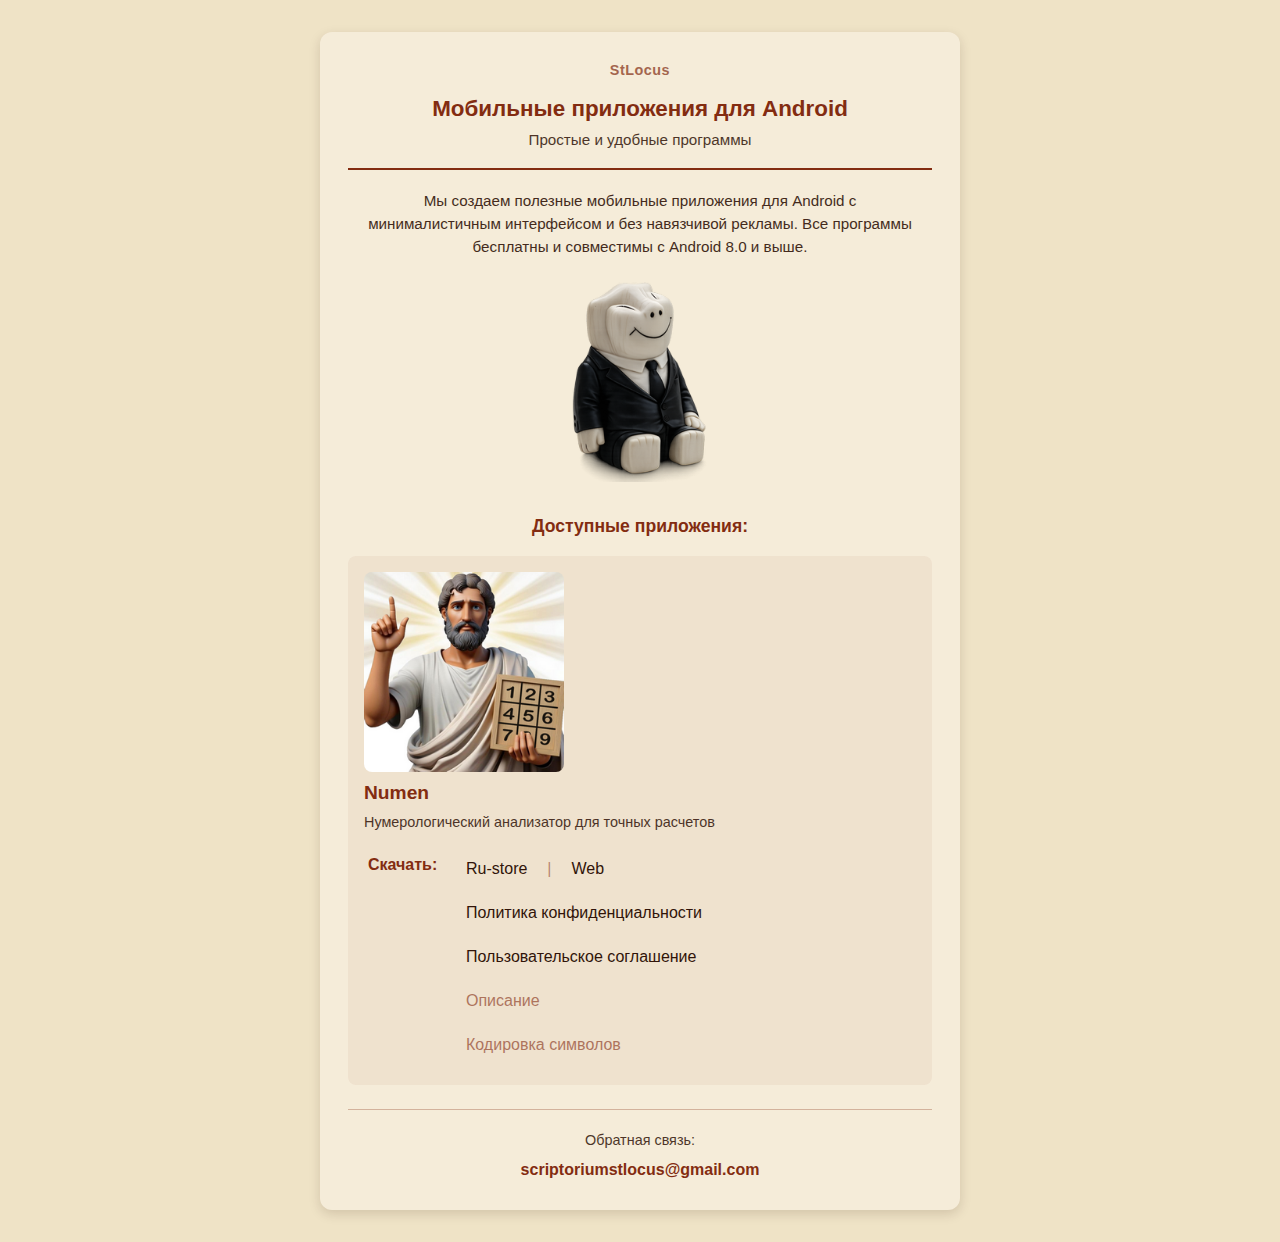
<file: index.html>
<!DOCTYPE html>
<html lang="ru">
<head>
    <meta charset="UTF-8">
    <meta name="viewport" content="width=device-width, initial-scale=1.0">
    
    <!-- === SEO: Title (заголовок вкладки и поисковой выдачи) === -->
    <title>StLocus — Приложения для Android | Скачать бесплатно</title>
    
    <!-- === SEO: Description (описание для сниппета в поиске) === -->
    <meta name="description" content="StLocus — разработка мобильных приложений для Android. Скачать бесплатно: Numen (нумерологический анализатор) и другие полезные программы. Без рекламы, Android 8.0+">
    
    <!-- === SEO: Keywords (ключевые слова) === -->
    <meta name="keywords" content="StLocus, приложения Android, скачать бесплатно, Numen, нумерология, мобильные приложения, APK">
    
    <!-- === SEO: Author === -->
    <meta name="author" content="StLocus">
    
    <!-- Подключение стилей -->
    <link rel="stylesheet" href="css/style.css">
    
    <!-- === SEO: Schema.org микроразметка для организации === -->
    <script type="application/ld+json">
    {
      "@context": "https://schema.org",
      "@type": "Organization",
      "name": "StLocus",
      "description": "Разработка мобильных приложений для Android",
      "email": "scriptoriumstlocus@gmail.com",
      "sameAs": []
    }
    </script>
</head>
<body>

    <div class="container">
        <header class="header">
            <!-- Упрощенный бренд (слитно, мелко) -->
            <div class="brand-simple">StLocus</div>
            <!-- === SEO: H1 — главный заголовок страницы === -->
            <h1 class="app-title">Мобильные приложения для Android</h1>
            <p class="app-subtitle">Простые и удобные программы</p>
        </header>

        <!-- === SEO: Текстовый блок с описанием для поисковиков === -->
        <div class="intro-text">
            <p>Мы создаем полезные мобильные приложения для Android с минималистичным интерфейсом и без навязчивой рекламы. Все программы бесплатны и совместимы с Android 8.0 и выше.</p>
        </div>

        <!-- Блок с логотипом -->
        <div class="logo-section">
            <img src="image/ic_stlocus.png" alt="StLocus Logo" class="app-logo">
        </div>

        <!-- Список приложений -->
        <div class="apps-section">
            <h2 class="section-title">Доступные приложения:</h2>
            
            <div class="app-card">
                <img src="image/ic_numen.png" alt="Numen Logo" class="app-logo">
                <h3 class="app-name">Numen</h3>
                <p class="app-desc">Нумерологический анализатор для точных расчетов</p>
                
                <div class="links-section">
                    <table class="links-table">
                        <tr>
                            <td class="label">Скачать:</td>
                            <td class="links">
                                <a href="https://www.rustore.ru/catalog/app/ru.stlocus.numen" class="link-item">Ru-store</a>
                                <span class="separator">|</span>
                                <a href="https://raw.githubusercontent.com/StLocusDev/app-releases/main/apps/numen/releases/Numen.apk" class="link-item">Web</a>
                                
                                <!-- Ссылки с переносом строки (полная ширина) -->
                                <a href="apps/numen/docs/privacy-policy.html" class="link-item link-block">Политика конфиденциальности</a>
                                <a href="apps/numen/docs/terms-of-use.html" class="link-item link-block">Пользовательское соглашение</a>
                                <a class="link-item disabled link-block">Описание</a>
                                <a class="link-item disabled link-block">Кодировка символов</a>
                            </td>
                        </tr>
                    </table>
                </div>
            </div>
        </div>

        <footer class="footer">
            <div class="contact-label">Обратная связь:</div>
            <a href="mailto:scriptoriumstlocus@gmail.com" class="email-link">scriptoriumstlocus@gmail.com</a>
        </footer>
    </div>

</body>
</html>
</file>
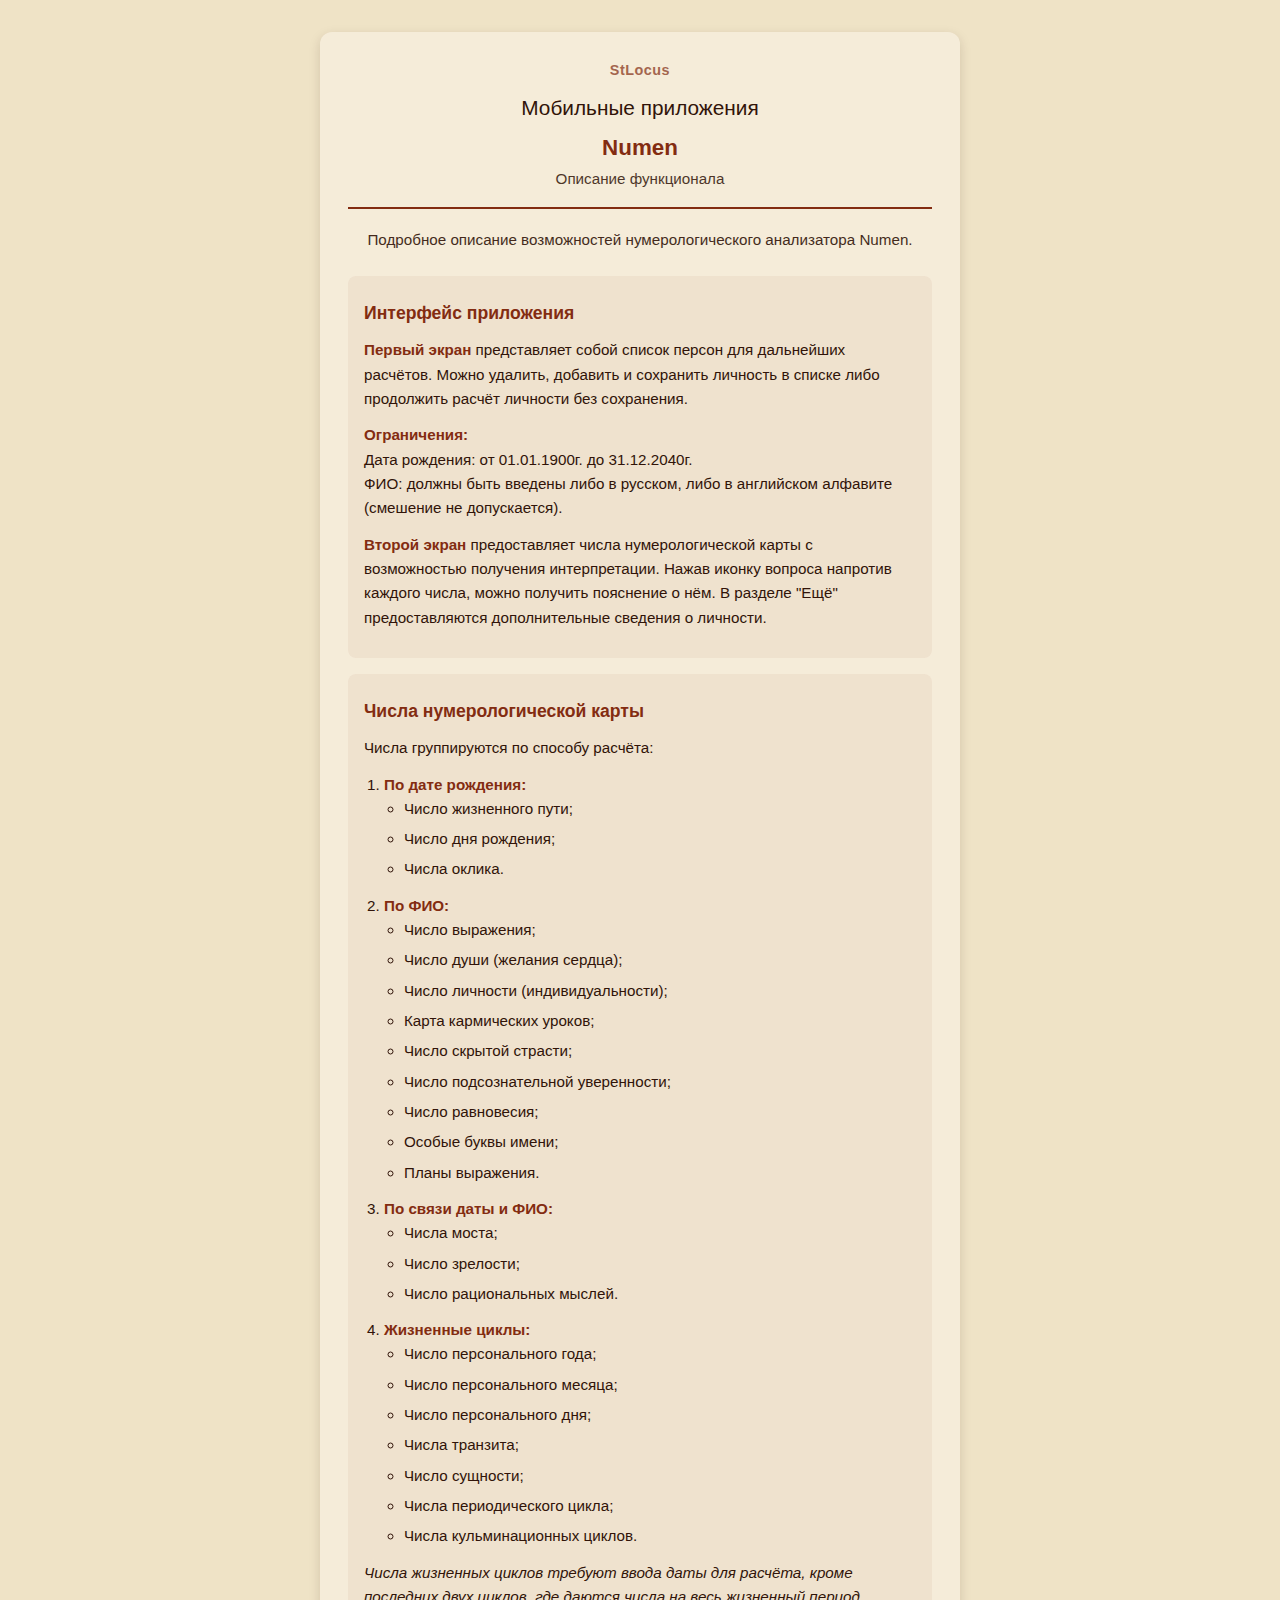
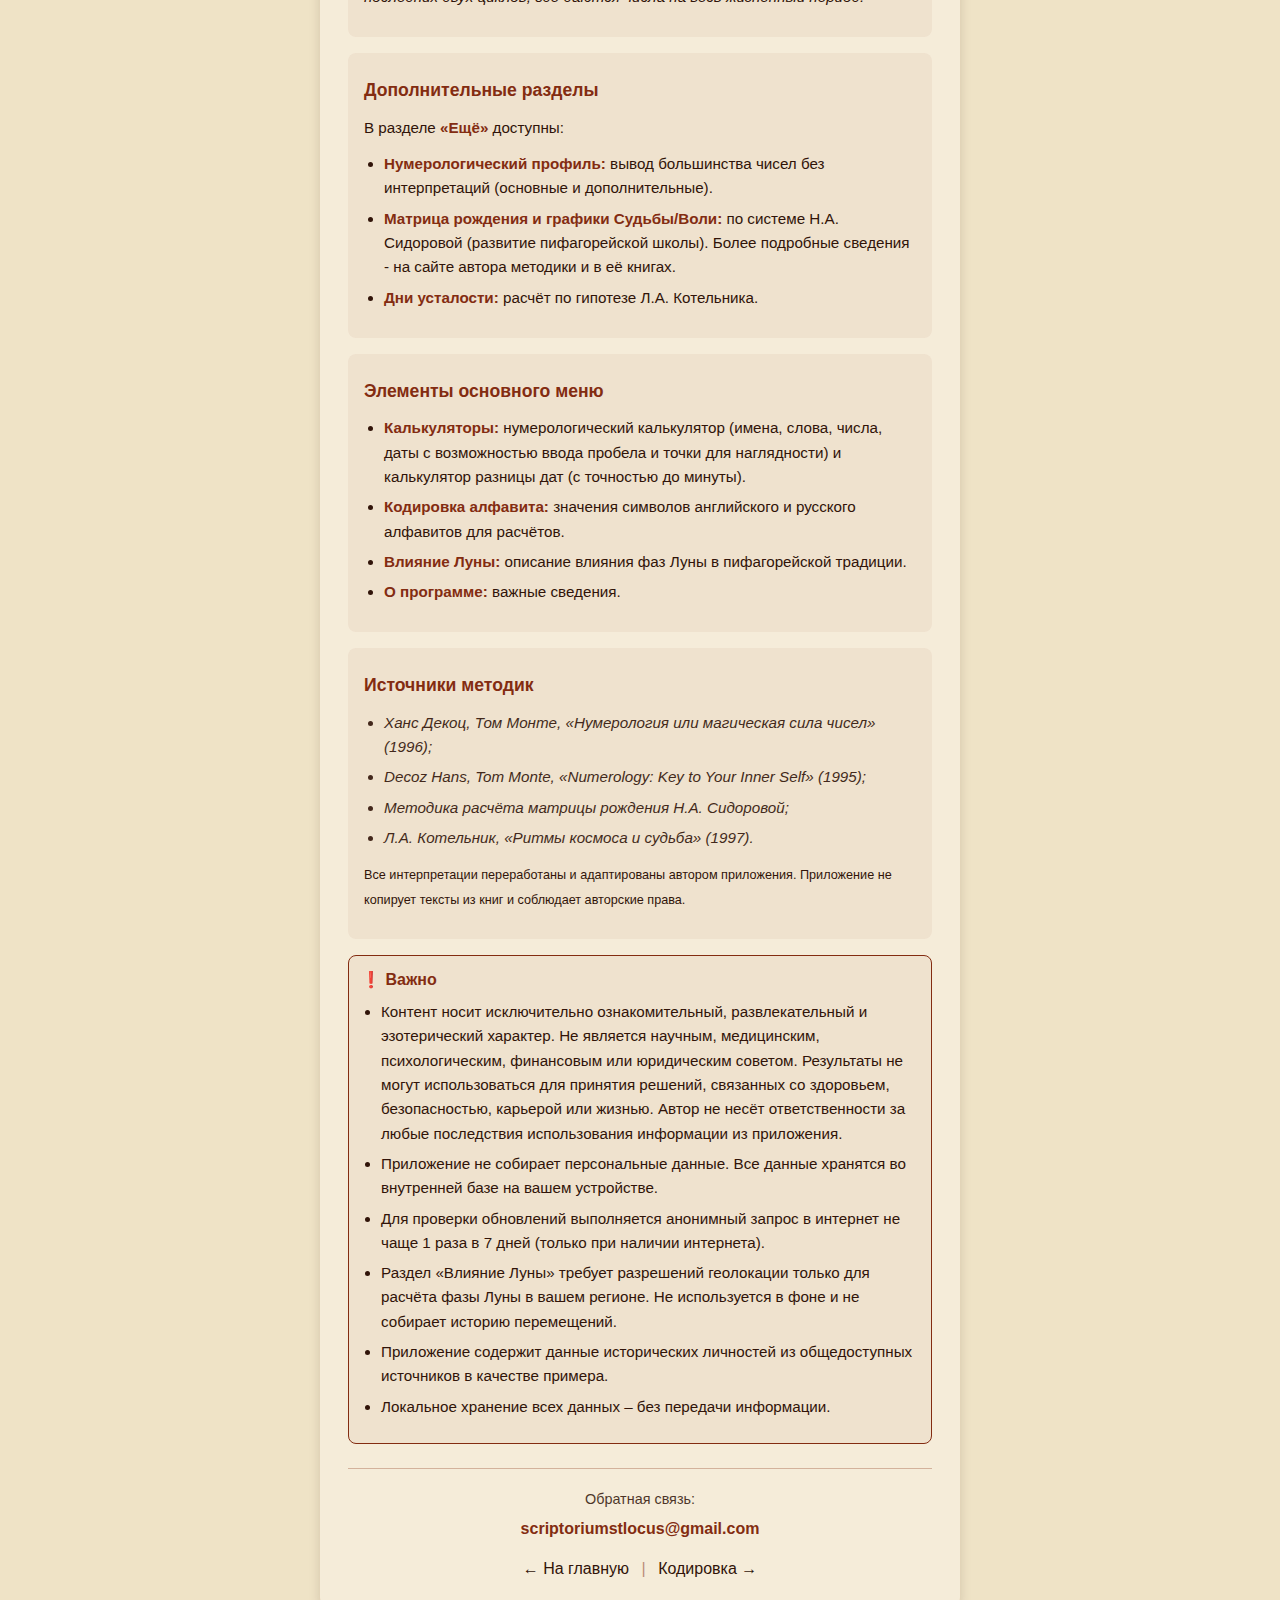
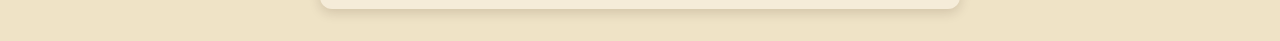
<file: numen-description.html>
<!DOCTYPE html>
<html lang="ru">
<head>
    <meta charset="UTF-8">
    <meta name="viewport" content="width=device-width, initial-scale=1.0">
    <title>Numen — Описание приложения | StLocus</title>
    <!-- Подключение стилей из папки css -->
    <link rel="stylesheet" href="css/style.css">
</head>
<body>
    <div class="container">
        <!-- Шапка -->
        <header class="header">
            <div class="brand-simple">StLocus</div>
            <div class="brand-main">Мобильные приложения</div>
            <h1 class="app-title">Numen</h1>
            <div class="app-subtitle">Описание функционала</div>
        </header>

        <!-- Вводный текст -->
        <p class="intro-text">
            Подробное описание возможностей нумерологического анализатора Numen.
        </p>

        <!-- Основной контент -->
        <div class="apps-section">
            
            <!-- Карточка 1: Описание экранов -->
            <div class="app-card content-block">
                <h3>Интерфейс приложения</h3>
                <p>
                    <strong>Первый экран</strong> представляет собой список персон для дальнейших расчётов. Можно удалить, добавить и сохранить личность в списке либо продолжить расчёт личности без сохранения.
                </p>
                <p>
                    <strong>Ограничения:</strong><br>
                    Дата рождения: от 01.01.1900г. до 31.12.2040г.<br>
                    ФИО: должны быть введены либо в русском, либо в английском алфавите (смешение не допускается).
                </p>
                <p>
                    <strong>Второй экран</strong> предоставляет числа нумерологической карты с возможностью получения интерпретации. Нажав иконку вопроса напротив каждого числа, можно получить пояснение о нём. В разделе "Ещё" предоставляются дополнительные сведения о личности.
                </p>
            </div>

            <!-- Карточка 2: Числа карты -->
            <div class="app-card content-block">
                <h3>Числа нумерологической карты</h3>
                <p>Числа группируются по способу расчёта:</p>
                <ol>
                    <li><strong>По дате рождения:</strong>
                        <ul>
                            <li>Число жизненного пути;</li>
                            <li>Число дня рождения;</li>
                            <li>Числа оклика.</li>
                        </ul>
                    </li>
                    <li><strong>По ФИО:</strong>
                        <ul>
                            <li>Число выражения;</li>
                            <li>Число души (желания сердца);</li>
                            <li>Число личности (индивидуальности);</li>
                            <li>Карта кармических уроков;</li>
                            <li>Число скрытой страсти;</li>
                            <li>Число подсознательной уверенности;</li>
                            <li>Число равновесия;</li>
                            <li>Особые буквы имени;</li>
                            <li>Планы выражения.</li>
                        </ul>
                    </li>
                    <li><strong>По связи даты и ФИО:</strong>
                        <ul>
                            <li>Числа моста;</li>
                            <li>Число зрелости;</li>
                            <li>Число рациональных мыслей.</li>
                        </ul>
                    </li>
                    <li><strong>Жизненные циклы:</strong>
                        <ul>
                            <li>Число персонального года;</li>
                            <li>Число персонального месяца;</li>
                            <li>Число персонального дня;</li>
                            <li>Числа транзита;</li>
                            <li>Число сущности;</li>
                            <li>Числа периодического цикла;</li>
                            <li>Числа кульминационных циклов.</li>
                        </ul>
                    </li>
                </ol>
                <p><em>Числа жизненных циклов требуют ввода даты для расчёта, кроме последних двух циклов, где даются числа на весь жизненный период.</em></p>
            </div>

            <!-- Карточка 3: Раздел «Ещё» и Меню -->
            <div class="app-card content-block">
                <h3>Дополнительные разделы</h3>
                <p>В разделе <strong>«Ещё»</strong> доступны:</p>
                <ul>
                    <li><strong>Нумерологический профиль:</strong> вывод большинства чисел без интерпретаций (основные и дополнительные).</li>
                    <li><strong>Матрица рождения и графики Судьбы/Воли:</strong> по системе Н.А. Сидоровой (развитие пифагорейской школы). Более подробные сведения - на сайте автора методики и в её книгах.</li>
                    <li><strong>Дни усталости:</strong> расчёт по гипотезе Л.А. Котельника.</li>
                </ul>
            </div>
            <div class="app-card content-block">
                <h3>Элементы основного меню</h3>
                <ul>
                    <li><strong>Калькуляторы:</strong> нумерологический калькулятор (имена, слова, числа, даты с возможностью ввода пробела и точки для наглядности) и калькулятор разницы дат (с точностью до минуты).</li>
                    <li><strong>Кодировка алфавита:</strong> значения символов английского и русского алфавитов для расчётов.</li>
                    <li><strong>Влияние Луны:</strong> описание влияния фаз Луны в пифагорейской традиции.</li>
                    <li><strong>О программе:</strong> важные сведения.</li>
                </ul>
            </div>

            <!-- Карточка 4: Источники -->
            <div class="app-card content-block">
                <h3>Источники методик</h3>
                <ul class="source-list">
                    <li>Ханс Декоц, Том Монте, «Нумерология или магическая сила чисел» (1996);</li>
                    <li>Decoz Hans, Tom Monte, «Numerology: Key to Your Inner Self» (1995);</li>
                    <li>Методика расчёта матрицы рождения Н.А. Сидоровой;</li>
                    <li>Л.А. Котельник, «Ритмы космоса и судьба» (1997).</li>
                </ul>
                <p><small>Все интерпретации переработаны и адаптированы автором приложения. Приложение не копирует тексты из книг и соблюдает авторские права.</small></p>
            </div>

            <!-- Карточка 5: Важно (Дисклеймер) -->
            <div class="app-card content-block warning-box">
                <span class="warning-title">❗ Важно</span>
                <ul>
                    <li>Контент носит исключительно ознакомительный, развлекательный и эзотерический характер. Не является научным, медицинским, психологическим, финансовым или юридическим советом. Результаты не могут использоваться для принятия решений, связанных со здоровьем, безопасностью, карьерой или жизнью. Автор не несёт ответственности за любые последствия использования информации из приложения.</li>
                    <li>Приложение не собирает персональные данные. Все данные хранятся во внутренней базе на вашем устройстве.</li>
                    <li>Для проверки обновлений выполняется анонимный запрос в интернет не чаще 1 раза в 7 дней (только при наличии интернета).</li>
                    <li>Раздел «Влияние Луны» требует разрешений геолокации только для расчёта фазы Луны в вашем регионе. Не используется в фоне и не собирает историю перемещений.</li>
                    <li>Приложение содержит данные исторических личностей из общедоступных источников в качестве примера.</li>
                    <li>Локальное хранение всех данных – без передачи информации.</li>
                </ul>
            </div>

        </div>

        <!-- Футер -->
        <footer class="footer">
            <div class="contact-label">Обратная связь:</div>
            <a href="mailto:scriptoriumstlocus@gmail.com" class="email-link">scriptoriumstlocus@gmail.com</a>
            <div style="margin-top: 16px;">
                <a href="index.html" class="link-item">← На главную</a>
                <span class="separator">|</span>
                <a href="numen-encoding.html" class="link-item">Кодировка →</a>
            </div>
        </footer>
    </div>
</body>
</html>
</file>
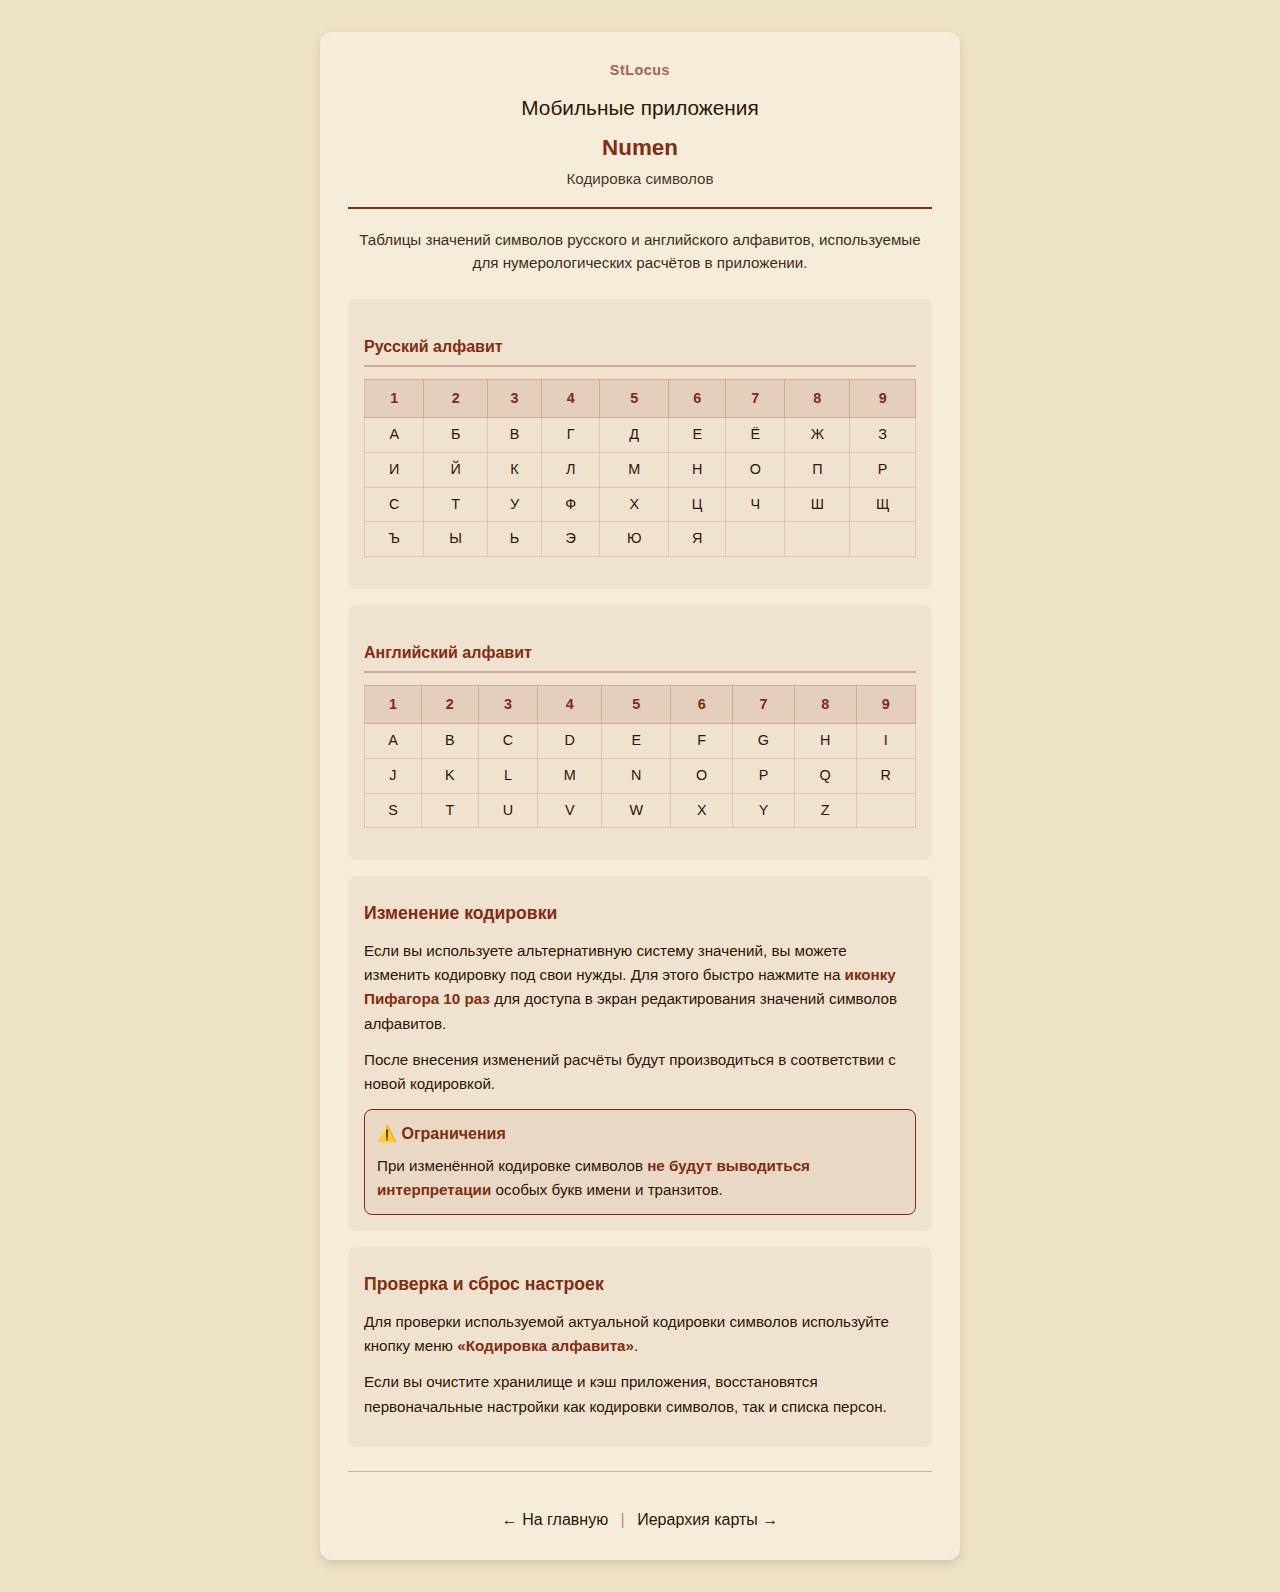
<file: numen-encoding.html>
<!DOCTYPE html>
<html lang="ru">
<head>
    <meta charset="UTF-8">
    <meta name="viewport" content="width=device-width, initial-scale=1.0">
    <title>Numen — Кодировка символов | StLocus</title>
    <!-- Подключение стилей из папки css -->
    <link rel="stylesheet" href="css/style.css">
    <style>
        /* Минимальные стили только для таблиц кодировки */
        .encoding-table {
            width: 100%;
            border-collapse: collapse;
            margin-bottom: 16px;
            font-size: 0.9rem;
        }
        .encoding-table th {
            background-color: rgba(131, 44, 17, 0.1);
            color: #832C11;
            font-weight: 700;
            padding: 8px 4px;
            text-align: center;
            border: 1px solid rgba(131, 44, 17, 0.2);
        }
        .encoding-table td {
            padding: 6px 4px;
            text-align: center;
            border: 1px solid rgba(131, 44, 17, 0.15);
        }
        .alphabet-title {
            font-size: 1rem;
            font-weight: 700;
            color: #832C11;
            margin: 20px 0 12px;
            padding-bottom: 6px;
            border-bottom: 2px solid rgba(131, 44, 17, 0.3);
        }
        /* Адаптив для таблиц на узких экранах */
        @media (max-width: 400px) {
            .encoding-table {
                font-size: 0.8rem;
            }
            .encoding-table th,
            .encoding-table td {
                padding: 4px 2px;
            }
        }
    </style>
</head>
<body>
    <div class="container">
        <!-- Шапка -->
        <header class="header">
            <div class="brand-simple">StLocus</div>
            <div class="brand-main">Мобильные приложения</div>
            <h1 class="app-title">Numen</h1>
            <div class="app-subtitle">Кодировка символов</div>
        </header>

        <!-- Вводный текст -->
        <p class="intro-text">
            Таблицы значений символов русского и английского алфавитов, используемые для нумерологических расчётов в приложении.
        </p>

        <!-- Основной контент -->
        <div class="apps-section">
            
            <!-- Карточка 1: Русский алфавит -->
            <div class="app-card content-block">
                <div class="alphabet-title">Русский алфавит</div>
                <table class="encoding-table">
                    <tr>
                        <th>1</th><th>2</th><th>3</th><th>4</th><th>5</th><th>6</th><th>7</th><th>8</th><th>9</th>
                    </tr>
                    <tr>
                        <td>А</td><td>Б</td><td>В</td><td>Г</td><td>Д</td><td>Е</td><td>Ё</td><td>Ж</td><td>З</td>
                    </tr>
                    <tr>
                        <td>И</td><td>Й</td><td>К</td><td>Л</td><td>М</td><td>Н</td><td>О</td><td>П</td><td>Р</td>
                    </tr>
                    <tr>
                        <td>С</td><td>Т</td><td>У</td><td>Ф</td><td>Х</td><td>Ц</td><td>Ч</td><td>Ш</td><td>Щ</td>
                    </tr>
                    <tr>
                        <td>Ъ</td><td>Ы</td><td>Ь</td><td>Э</td><td>Ю</td><td>Я</td><td></td><td></td><td></td>
                    </tr>
                </table>
            </div>

            <!-- Карточка 2: Английский алфавит -->
            <div class="app-card content-block">
                <div class="alphabet-title">Английский алфавит</div>
                <table class="encoding-table">
                    <tr>
                        <th>1</th><th>2</th><th>3</th><th>4</th><th>5</th><th>6</th><th>7</th><th>8</th><th>9</th>
                    </tr>
                    <tr>
                        <td>A</td><td>B</td><td>C</td><td>D</td><td>E</td><td>F</td><td>G</td><td>H</td><td>I</td>
                    </tr>
                    <tr>
                        <td>J</td><td>K</td><td>L</td><td>M</td><td>N</td><td>O</td><td>P</td><td>Q</td><td>R</td>
                    </tr>
                    <tr>
                        <td>S</td><td>T</td><td>U</td><td>V</td><td>W</td><td>X</td><td>Y</td><td>Z</td><td></td>
                    </tr>
                </table>
            </div>

            <!-- Карточка 3: Изменение кодировки -->
            <div class="app-card content-block">
                <h3>Изменение кодировки</h3>
                <p>
                    Если вы используете альтернативную систему значений, вы можете изменить кодировку под свои нужды. Для этого быстро нажмите на <strong>иконку Пифагора 10 раз</strong> для доступа в экран редактирования значений символов алфавитов.
                </p>
                <p>
                    После внесения изменений расчёты будут производиться в соответствии с новой кодировкой.
                </p>
                
                <div class="warning-box" style="margin-top: 12px;">
                    <span class="warning-title">⚠️ Ограничения</span>
                    <p style="margin-bottom: 0;">
                        При изменённой кодировке символов <strong>не будут выводиться интерпретации</strong> особых букв имени и транзитов.
                    </p>
                </div>
            </div>

            <!-- Карточка 4: Проверка и сброс -->
            <div class="app-card content-block">
                <h3>Проверка и сброс настроек</h3>
                <p>
                    Для проверки используемой актуальной кодировки символов используйте кнопку меню <strong>«Кодировка алфавита»</strong>.
                </p>
                <p>
                    Если вы очистите хранилище и кэш приложения, восстановятся первоначальные настройки как кодировки символов, так и списка персон.
                </p>
            </div>
        </div>

        <!-- Футер -->
        <footer class="footer">
            <div style="margin-top: 16px;">
                <a href="index.html" class="link-item">← На главную</a>
                <span class="separator">|</span>
                <a href="numen-hierarchy.html" class="link-item">Иерархия карты →</a>
            </div>
        </footer>
    </div>
</body>
</html>
</file>
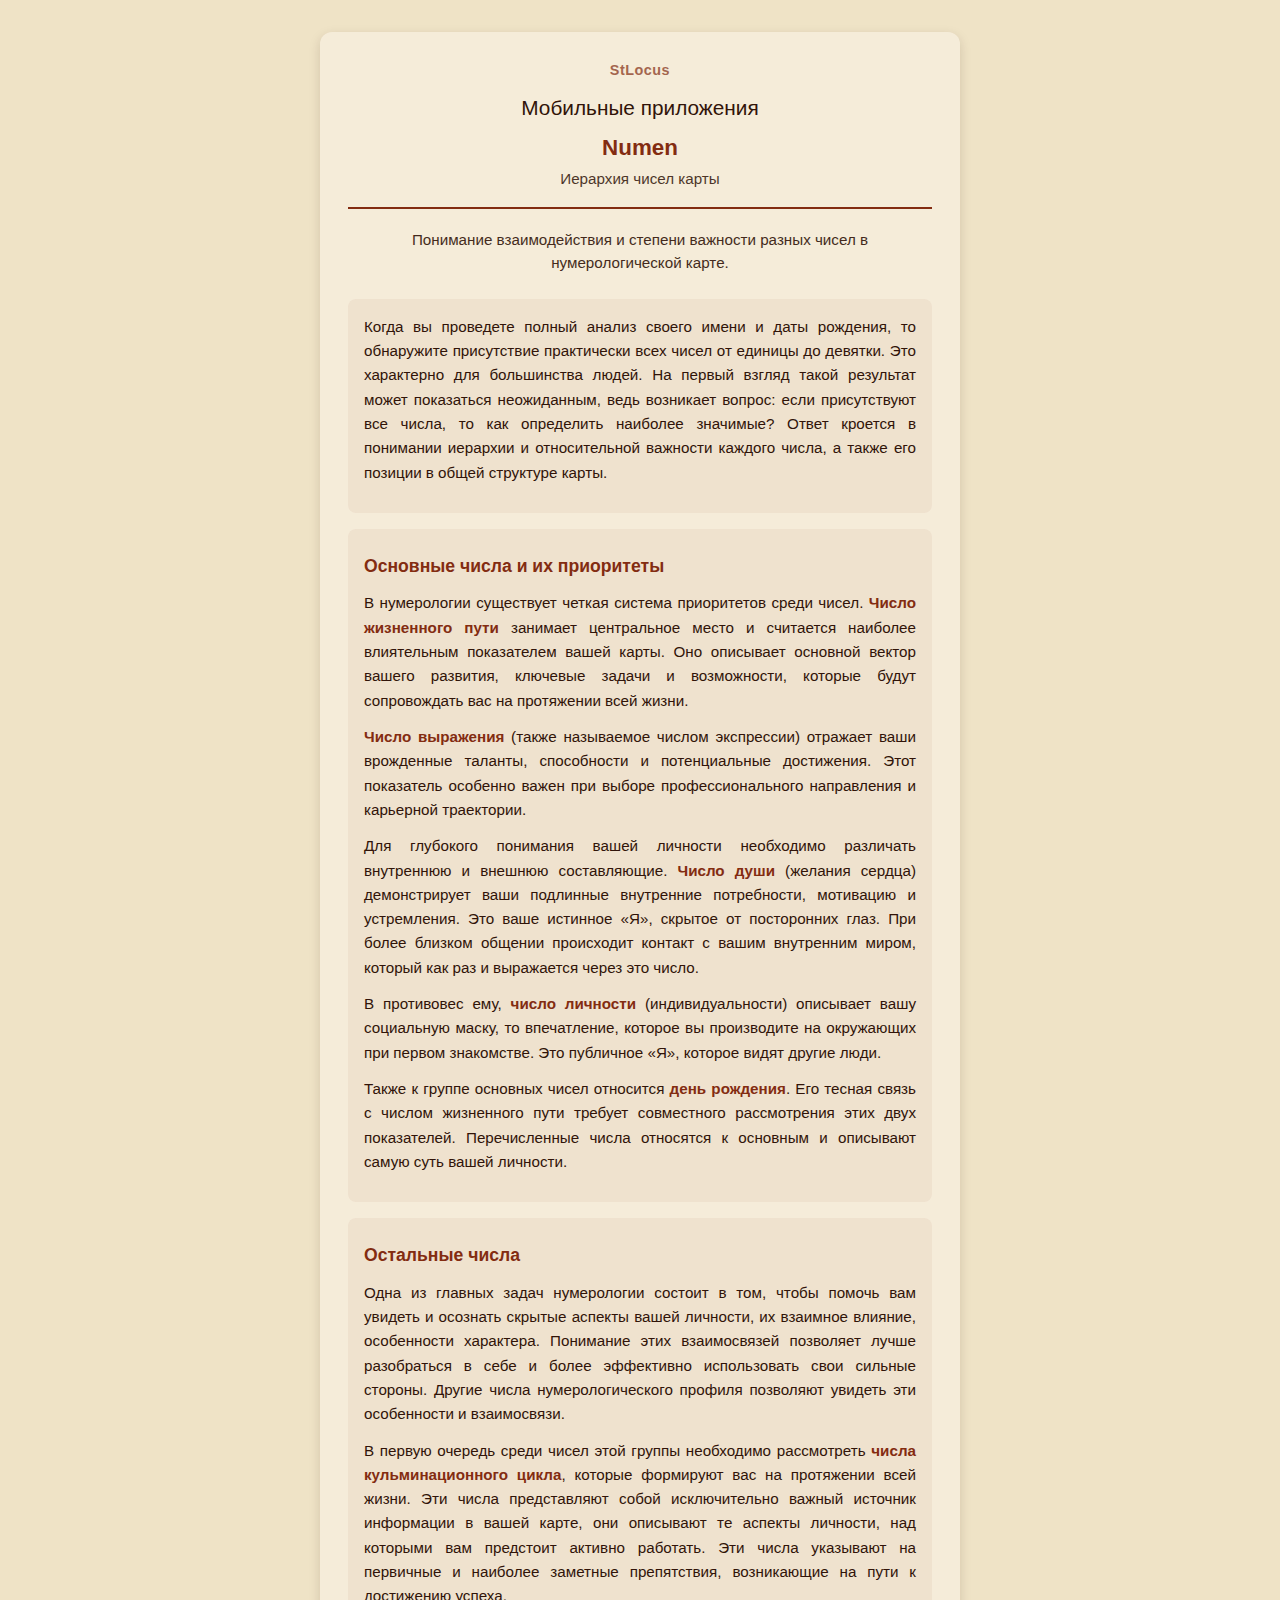
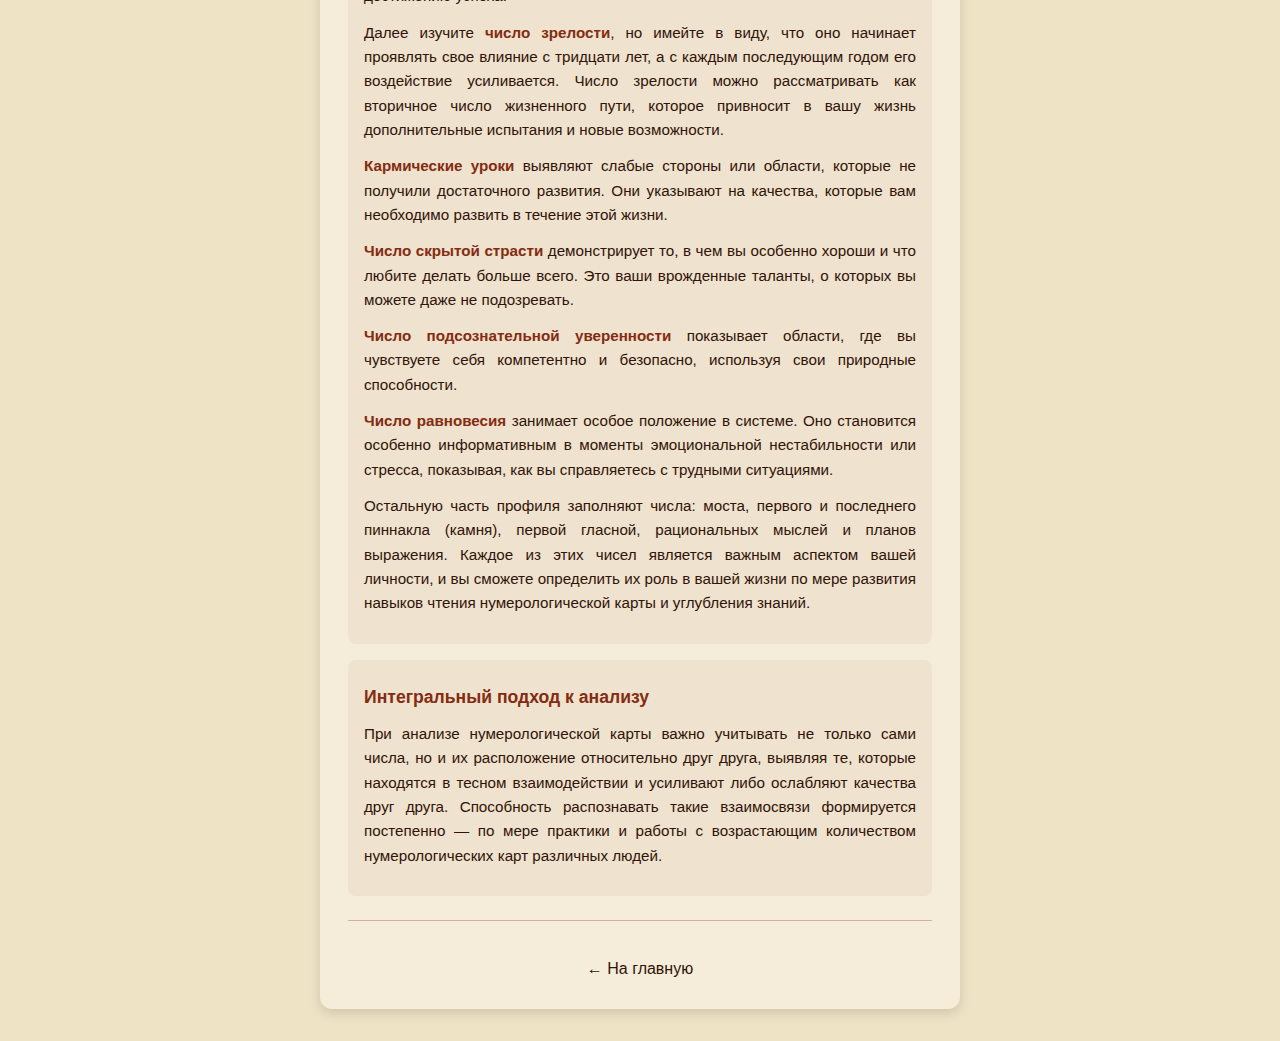
<file: numen-hierarchy.html>
<!DOCTYPE html>
<html lang="ru">
<head>
    <meta charset="UTF-8">
    <meta name="viewport" content="width=device-width, initial-scale=1.0">
    <title>Numen — Иерархия чисел карты | StLocus</title>
    <!-- Подключение стилей из папки css -->
    <link rel="stylesheet" href="css/style.css">
    <style>
        /* Минимальные стили для акцентов в тексте */
        .highlight {
            color: #832C11;
            font-weight: 600;
        }
        .content-block p {
            text-align: justify;
        }
    </style>
</head>
<body>
    <div class="container">
        <!-- Шапка -->
        <header class="header">
            <div class="brand-simple">StLocus</div>
            <div class="brand-main">Мобильные приложения</div>
            <h1 class="app-title">Numen</h1>
            <div class="app-subtitle">Иерархия чисел карты</div>
        </header>

        <!-- Вводный текст -->
        <p class="intro-text">
            Понимание взаимодействия и степени важности разных чисел в нумерологической карте.
        </p>

        <!-- Основной контент -->
        <div class="apps-section">
            
            <!-- Карточка 1: Введение -->
            <div class="app-card content-block">
                <p>
                    Когда вы проведете полный анализ своего имени и даты рождения, то обнаружите присутствие практически всех чисел от единицы до девятки. Это характерно для большинства людей. На первый взгляд такой результат может показаться неожиданным, ведь возникает вопрос: если присутствуют все числа, то как определить наиболее значимые? Ответ кроется в понимании иерархии и относительной важности каждого числа, а также его позиции в общей структуре карты.
                </p>
            </div>

            <!-- Карточка 2: Основные числа -->
            <div class="app-card content-block">
                <h3>Основные числа и их приоритеты</h3>
                <p>
                    В нумерологии существует четкая система приоритетов среди чисел. <span class="highlight">Число жизненного пути</span> занимает центральное место и считается наиболее влиятельным показателем вашей карты. Оно описывает основной вектор вашего развития, ключевые задачи и возможности, которые будут сопровождать вас на протяжении всей жизни.
                </p>
                <p>
                    <span class="highlight">Число выражения</span> (также называемое числом экспрессии) отражает ваши врожденные таланты, способности и потенциальные достижения. Этот показатель особенно важен при выборе профессионального направления и карьерной траектории.
                </p>
                <p>
                    Для глубокого понимания вашей личности необходимо различать внутреннюю и внешнюю составляющие. <span class="highlight">Число души</span> (желания сердца) демонстрирует ваши подлинные внутренние потребности, мотивацию и устремления. Это ваше истинное «Я», скрытое от посторонних глаз. При более близком общении происходит контакт с вашим внутренним миром, который как раз и выражается через это число.
                </p>
                <p>
                    В противовес ему, <span class="highlight">число личности</span> (индивидуальности) описывает вашу социальную маску, то впечатление, которое вы производите на окружающих при первом знакомстве. Это публичное «Я», которое видят другие люди.
                </p>
                <p>
                    Также к группе основных чисел относится <span class="highlight">день рождения</span>. Его тесная связь с числом жизненного пути требует совместного рассмотрения этих двух показателей. Перечисленные числа относятся к основным и описывают самую суть вашей личности.
                </p>
            </div>

            <!-- Карточка 3: Остальные числа -->
            <div class="app-card content-block">
                <h3>Остальные числа</h3>
                <p>
                    Одна из главных задач нумерологии состоит в том, чтобы помочь вам увидеть и осознать скрытые аспекты вашей личности, их взаимное влияние, особенности характера. Понимание этих взаимосвязей позволяет лучше разобраться в себе и более эффективно использовать свои сильные стороны. Другие числа нумерологического профиля позволяют увидеть эти особенности и взаимосвязи.
                </p>
                <p>
                    В первую очередь среди чисел этой группы необходимо рассмотреть <span class="highlight">числа кульминационного цикла</span>, которые формируют вас на протяжении всей жизни. Эти числа представляют собой исключительно важный источник информации в вашей карте, они описывают те аспекты личности, над которыми вам предстоит активно работать. Эти числа указывают на первичные и наиболее заметные препятствия, возникающие на пути к достижению успеха.
                </p>
                <p>
                    Далее изучите <span class="highlight">число зрелости</span>, но имейте в виду, что оно начинает проявлять свое влияние с тридцати лет, а с каждым последующим годом его воздействие усиливается. Число зрелости можно рассматривать как вторичное число жизненного пути, которое привносит в вашу жизнь дополнительные испытания и новые возможности.
                </p>
                <p>
                    <span class="highlight">Кармические уроки</span> выявляют слабые стороны или области, которые не получили достаточного развития. Они указывают на качества, которые вам необходимо развить в течение этой жизни.
                </p>
                <p>
                    <span class="highlight">Число скрытой страсти</span> демонстрирует то, в чем вы особенно хороши и что любите делать больше всего. Это ваши врожденные таланты, о которых вы можете даже не подозревать.
                </p>
                <p>
                    <span class="highlight">Число подсознательной уверенности</span> показывает области, где вы чувствуете себя компетентно и безопасно, используя свои природные способности.
                </p>
                <p>
                    <span class="highlight">Число равновесия</span> занимает особое положение в системе. Оно становится особенно информативным в моменты эмоциональной нестабильности или стресса, показывая, как вы справляетесь с трудными ситуациями.
                </p>
                <p>
                    Остальную часть профиля заполняют числа: моста, первого и последнего пиннакла (камня), первой гласной, рациональных мыслей и планов выражения. Каждое из этих чисел является важным аспектом вашей личности, и вы сможете определить их роль в вашей жизни по мере развития навыков чтения нумерологической карты и углубления знаний.
                </p>
            </div>

            <!-- Карточка 4: Интегральный подход -->
            <div class="app-card content-block">
                <h3>Интегральный подход к анализу</h3>
                <p>
                    При анализе нумерологической карты важно учитывать не только сами числа, но и их расположение относительно друг друга, выявляя те, которые находятся в тесном взаимодействии и усиливают либо ослабляют качества друг друга. Способность распознавать такие взаимосвязи формируется постепенно — по мере практики и работы с возрастающим количеством нумерологических карт различных людей.
                </p>
            </div>
        </div>

        <!-- Футер -->
        <footer class="footer">
            <div style="margin-top: 16px;">
                <a href="index.html" class="link-item">← На главную</a>
            </div>
        </footer>
    </div>
</body>
</html>
</file>
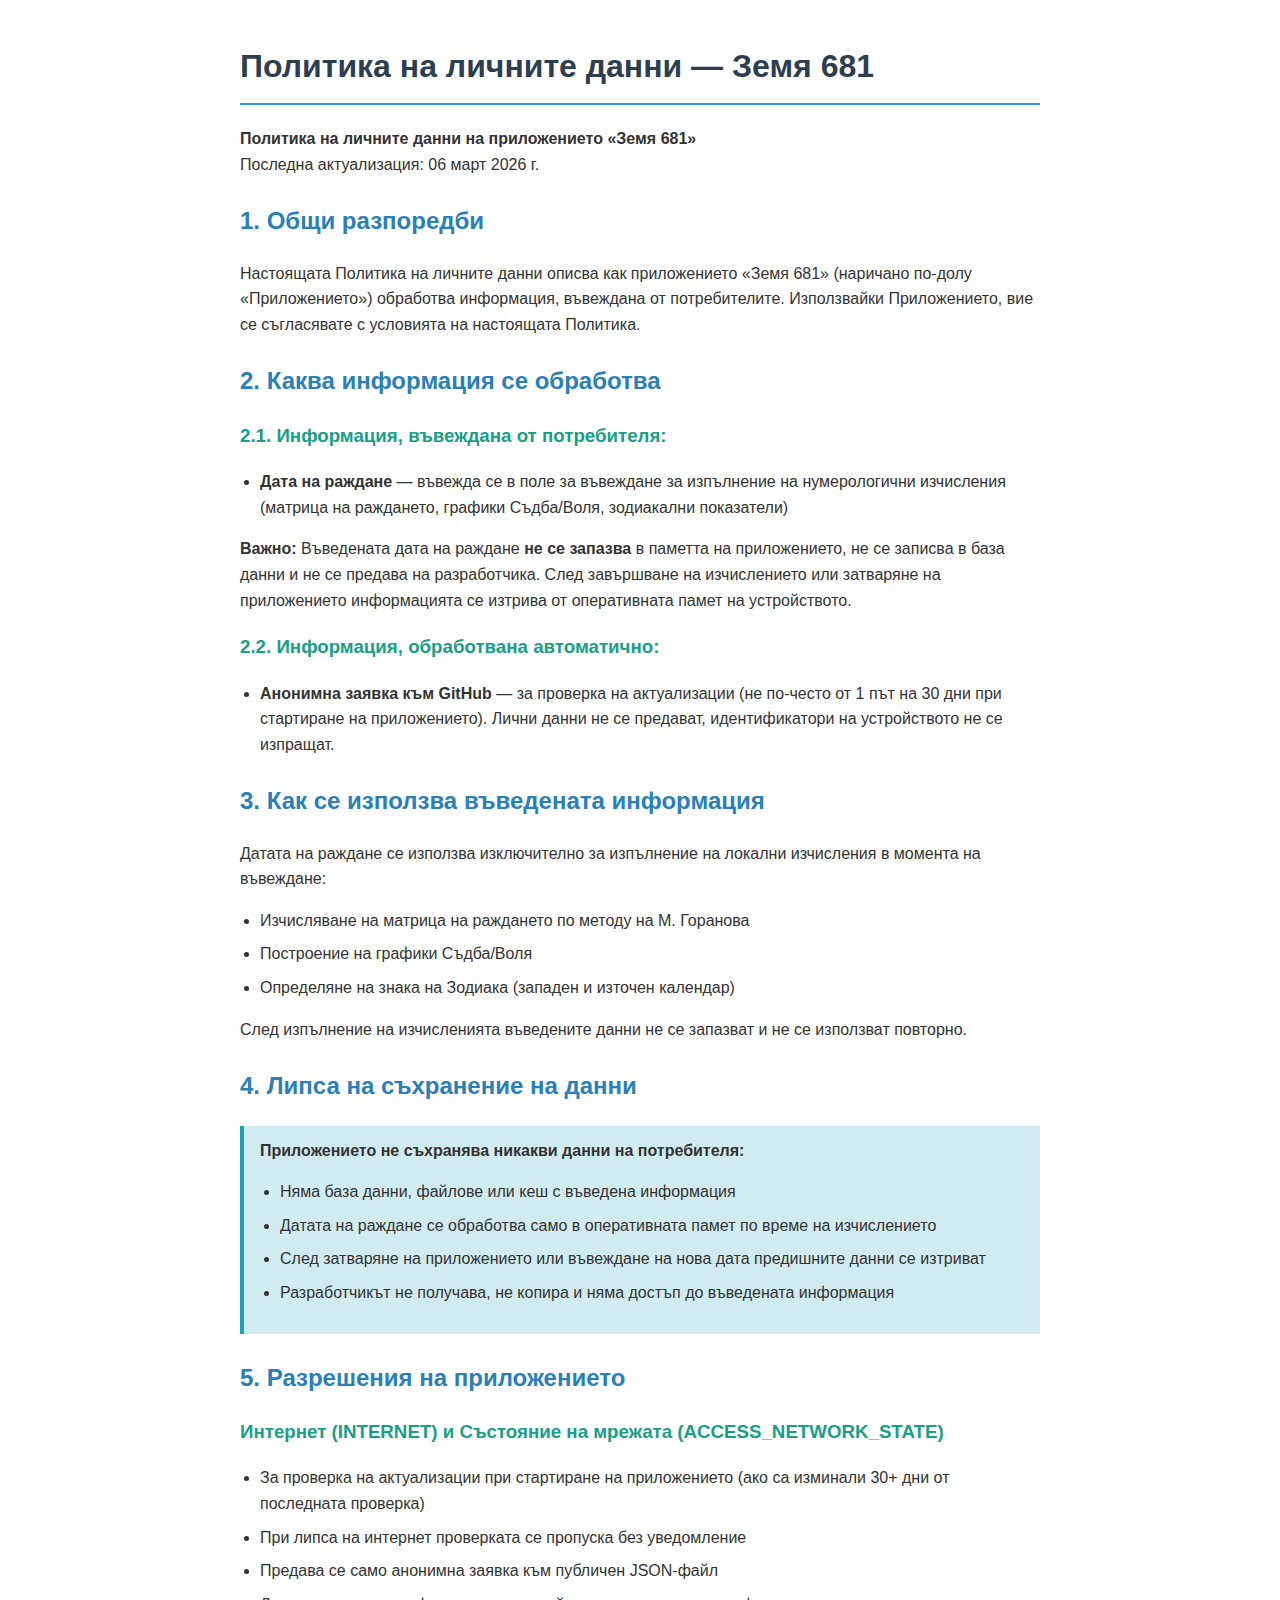
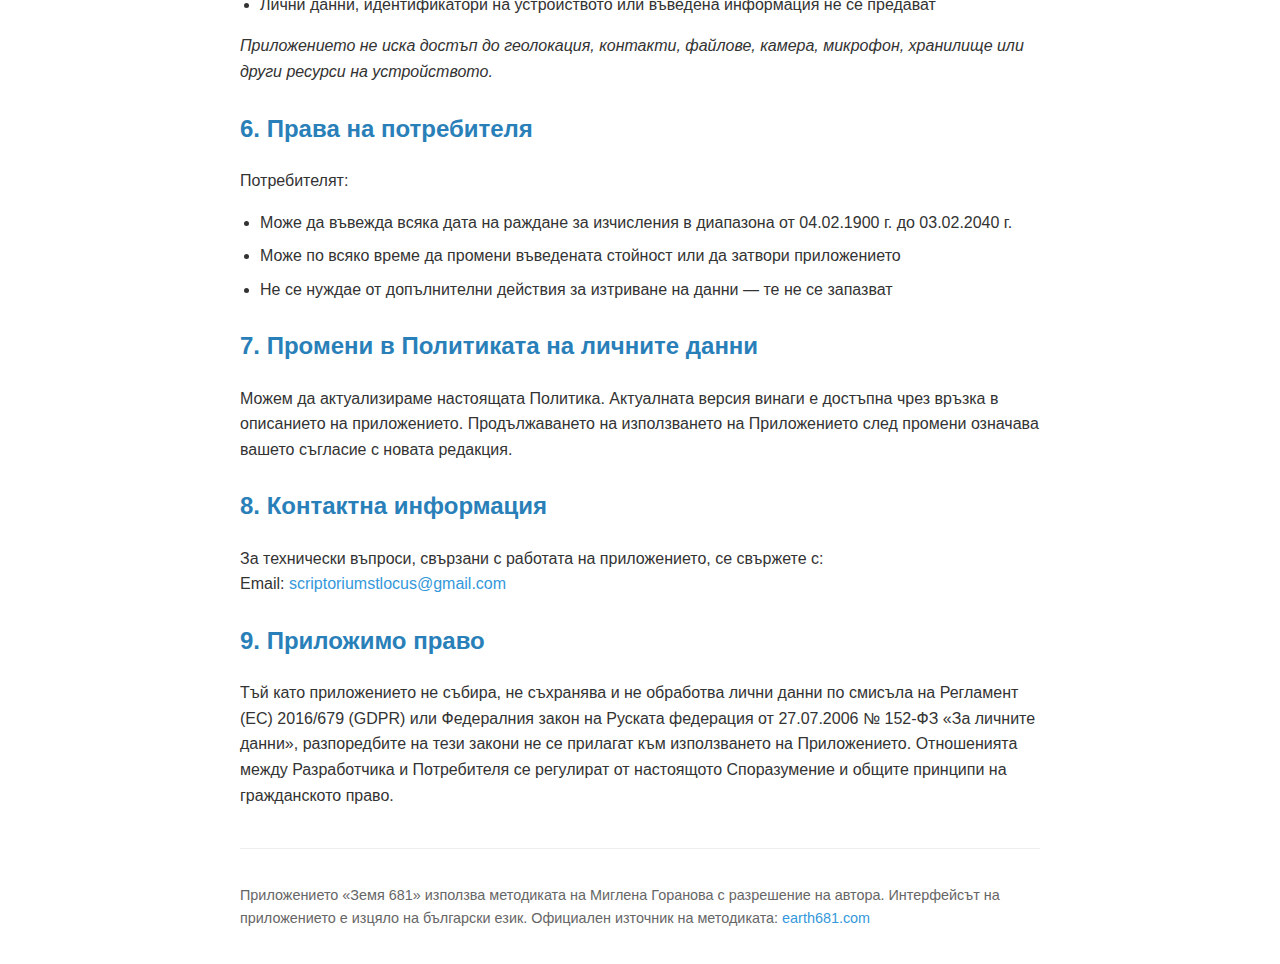
<file: apps/cyphro/docs/privacy-policy-bg.html>
<!DOCTYPE html>
<html lang="bg">
<head>
    <meta charset="UTF-8">
    <meta name="viewport" content="width=device-width, initial-scale=1.0">
    <title>Политика на личните данни — Земя 681</title>
    <style>
        body { font-family: -apple-system, BlinkMacSystemFont, 'Segoe UI', Roboto, Oxygen, Ubuntu, sans-serif; line-height: 1.6; color: #333; max-width: 800px; margin: 0 auto; padding: 20px; }
        h1 { color: #2c3e50; border-bottom: 2px solid #3498db; padding-bottom: 10px; }
        h2 { color: #2980b9; margin-top: 25px; }
        h3 { color: #16a085; }
        .warning { background: #fff3cd; border-left: 4px solid #ffc107; padding: 12px 16px; margin: 16px 0; }
        .important { background: #d1ecf1; border-left: 4px solid #17a2b8; padding: 12px 16px; margin: 16px 0; }
        ul { padding-left: 20px; }
        li { margin: 8px 0; }
        a { color: #3498db; text-decoration: none; }
        a:hover { text-decoration: underline; }
        .footer { margin-top: 40px; padding-top: 20px; border-top: 1px solid #eee; font-size: 0.9em; color: #666; }
        code { background: #f4f4f4; padding: 2px 6px; border-radius: 3px; font-family: monospace; }
    </style>
</head>
<body>

<h1>Политика на личните данни — Земя 681</h1>
<p><strong>Политика на личните данни на приложението «Земя 681»</strong><br>
Последна актуализация: 06 март 2026 г.</p>

<h2>1. Общи разпоредби</h2>
<p>Настоящата Политика на личните данни описва как приложението «Земя 681» (наричано по-долу «Приложението») обработва информация, въвеждана от потребителите. Използвайки Приложението, вие се съгласявате с условията на настоящата Политика.</p>

<h2>2. Каква информация се обработва</h2>

<h3>2.1. Информация, въвеждана от потребителя:</h3>
<ul>
    <li><strong>Дата на раждане</strong> — въвежда се в поле за въвеждане за изпълнение на нумерологични изчисления (матрица на раждането, графики Съдба/Воля, зодиакални показатели)</li>
</ul>
<p><strong>Важно:</strong> Въведената дата на раждане <strong>не се запазва</strong> в паметта на приложението, не се записва в база данни и не се предава на разработчика. След завършване на изчислението или затваряне на приложението информацията се изтрива от оперативната памет на устройството.</p>

<h3>2.2. Информация, обработвана автоматично:</h3>
<ul>
    <li><strong>Анонимна заявка към GitHub</strong> — за проверка на актуализации (не по-често от 1 път на 30 дни при стартиране на приложението). Лични данни не се предават, идентификатори на устройството не се изпращат.</li>
</ul>

<h2>3. Как се използва въведената информация</h2>
<p>Датата на раждане се използва изключително за изпълнение на локални изчисления в момента на въвеждане:</p>
<ul>
    <li>Изчисляване на матрица на раждането по методу на М. Горанова</li>
    <li>Построение на графики Съдба/Воля</li>
    <li>Определяне на знака на Зодиака (западен и източен календар)</li>
</ul>
<p>След изпълнение на изчисленията въведените данни не се запазват и не се използват повторно.</p>

<h2>4. Липса на съхранение на данни</h2>
<div class="important">
    <strong>Приложението не съхранява никакви данни на потребителя:</strong>
    <ul>
        <li>Няма база данни, файлове или кеш с въведена информация</li>
        <li>Датата на раждане се обработва само в оперативната памет по време на изчислението</li>
        <li>След затваряне на приложението или въвеждане на нова дата предишните данни се изтриват</li>
        <li>Разработчикът не получава, не копира и няма достъп до въведената информация</li>
    </ul>
</div>

<h2>5. Разрешения на приложението</h2>

<h3>Интернет (INTERNET) и Състояние на мрежата (ACCESS_NETWORK_STATE)</h3>
<ul>
    <li>За проверка на актуализации при стартиране на приложението (ако са изминали 30+ дни от последната проверка)</li>
    <li>При липса на интернет проверката се пропуска без уведомление</li>
    <li>Предава се само анонимна заявка към публичен JSON-файл</li>
    <li>Лични данни, идентификатори на устройството или въведена информация не се предават</li>
</ul>

<p><em>Приложението не иска достъп до геолокация, контакти, файлове, камера, микрофон, хранилище или други ресурси на устройството.</em></p>

<h2>6. Права на потребителя</h2>
<p>Потребителят:</p>
<ul>
    <li>Може да въвежда всяка дата на раждане за изчисления в диапазона от 04.02.1900 г. до 03.02.2040 г.</li>
    <li>Може по всяко време да промени въведената стойност или да затвори приложението</li>
    <li>Не се нуждае от допълнителни действия за изтриване на данни — те не се запазват</li>
</ul>

<h2>7. Промени в Политиката на личните данни</h2>
<p>Можем да актуализираме настоящата Политика. Актуалната версия винаги е достъпна чрез връзка в описанието на приложението. Продължаването на използването на Приложението след промени означава вашето съгласие с новата редакция.</p>

<h2>8. Контактна информация</h2>
<p>За технически въпроси, свързани с работата на приложението, се свържете с:<br>
Email: <a href="mailto:scriptoriumstlocus@gmail.com">scriptoriumstlocus@gmail.com</a></p>

<h2>9. Приложимо право</h2>
<p>Тъй като приложението не събира, не съхранява и не обработва лични данни по смисъла на Регламент (ЕС) 2016/679 (GDPR) или Федералния закон на Руската федерация от 27.07.2006 № 152-ФЗ «За личните данни», разпоредбите на тези закони не се прилагат към използването на Приложението. Отношенията между Разработчика и Потребителя се регулират от настоящото Споразумение и общите принципи на гражданското право.</p>

<div class="footer">
    <p>Приложението «Земя 681» използва методиката на Миглена Горанова с разрешение на автора. Интерфейсът на приложението е изцяло на български език. Официален източник на методиката: <a href="https://earth681.com/" target="_blank">earth681.com</a></p>
</div>

</body>
</html>
</file>
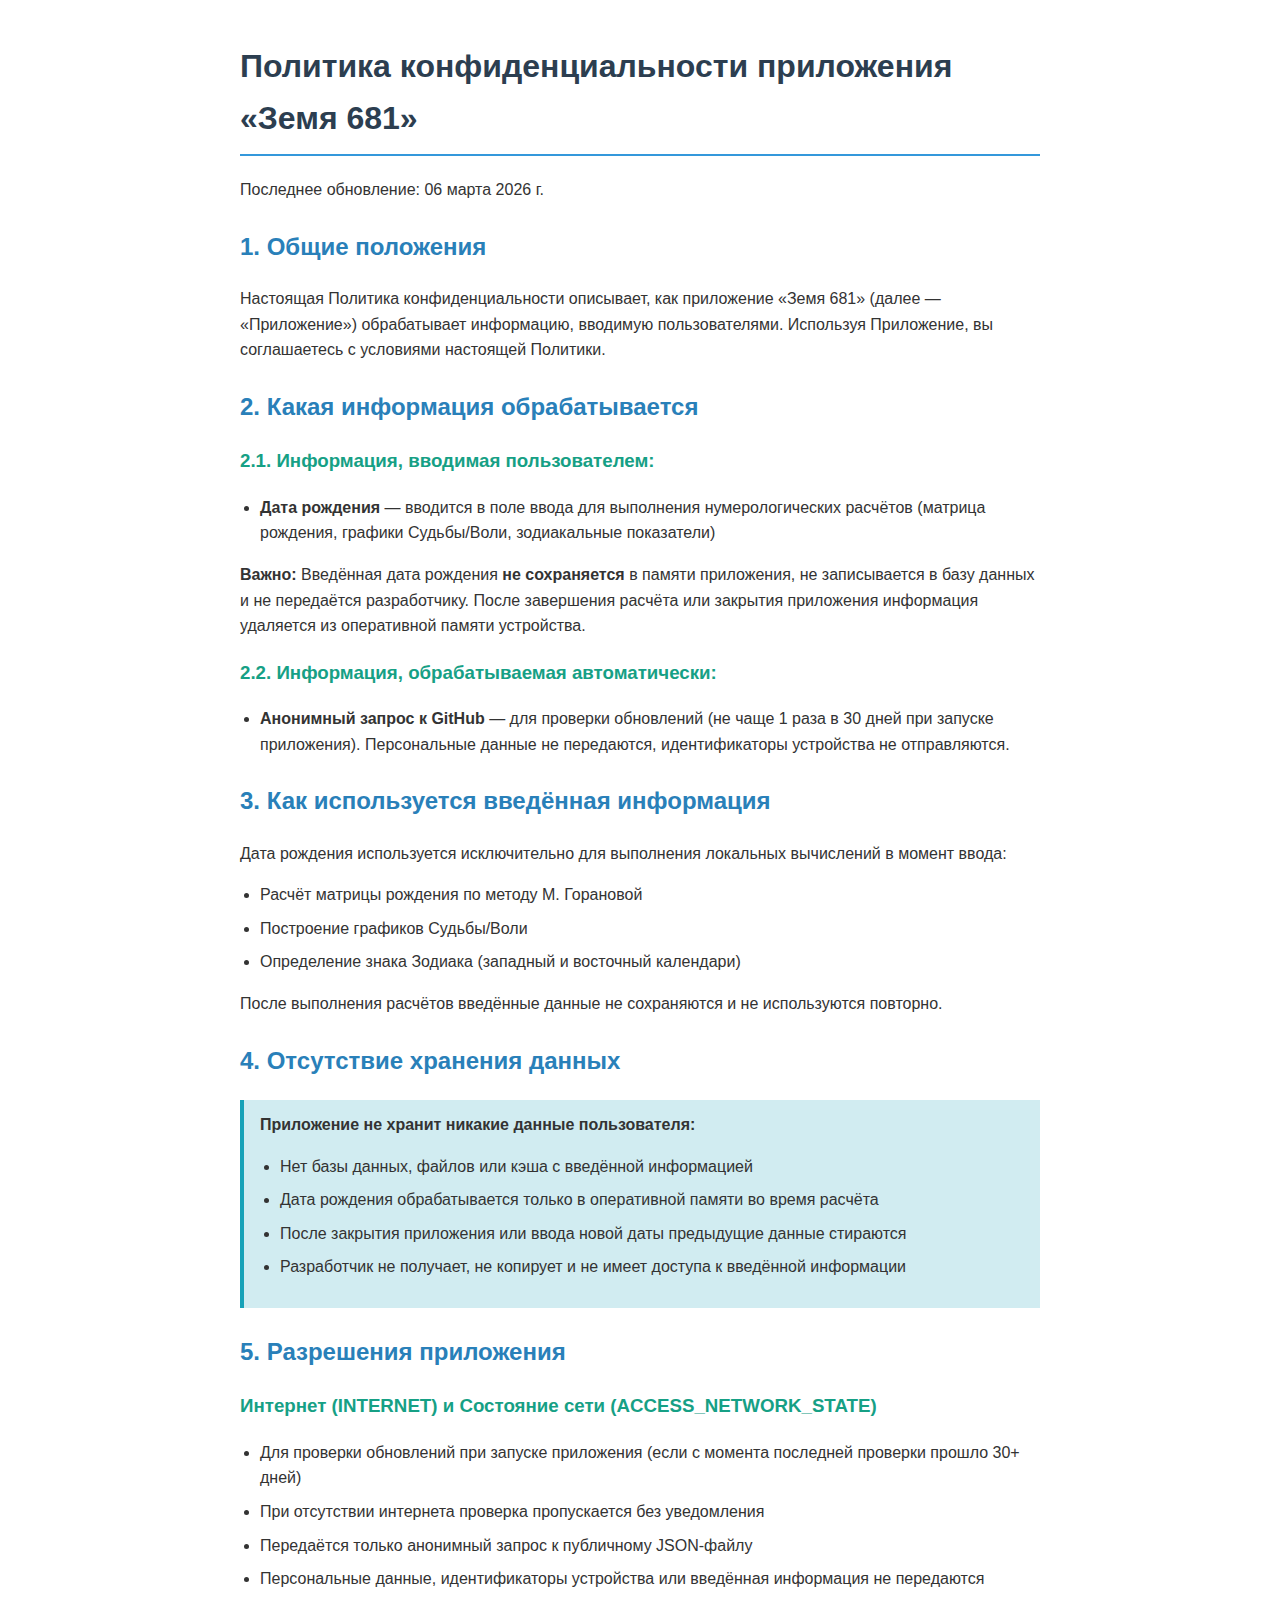
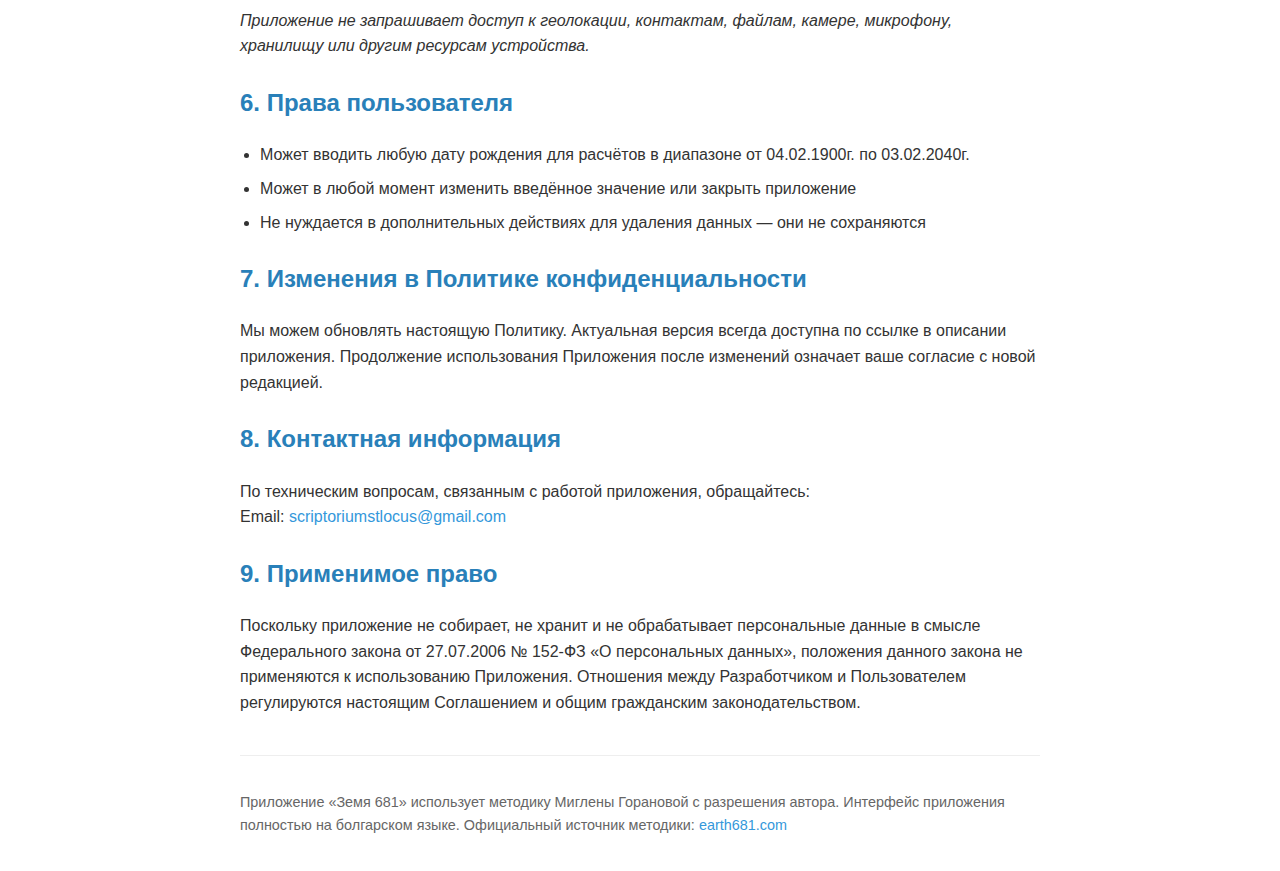
<file: apps/cyphro/docs/privacy-policy-ru.html>
<!DOCTYPE html>
<html lang="ru">
<head>
    <meta charset="UTF-8">
    <meta name="viewport" content="width=device-width, initial-scale=1.0">
    <title>Политика конфиденциальности — Земя 681</title>
    <style>
        body { font-family: -apple-system, BlinkMacSystemFont, 'Segoe UI', Roboto, Oxygen, Ubuntu, sans-serif; line-height: 1.6; color: #333; max-width: 800px; margin: 0 auto; padding: 20px; }
        h1 { color: #2c3e50; border-bottom: 2px solid #3498db; padding-bottom: 10px; }
        h2 { color: #2980b9; margin-top: 25px; }
        h3 { color: #16a085; }
        .warning { background: #fff3cd; border-left: 4px solid #ffc107; padding: 12px 16px; margin: 16px 0; }
        .important { background: #d1ecf1; border-left: 4px solid #17a2b8; padding: 12px 16px; margin: 16px 0; }
        ul { padding-left: 20px; }
        li { margin: 8px 0; }
        a { color: #3498db; text-decoration: none; }
        a:hover { text-decoration: underline; }
        .footer { margin-top: 40px; padding-top: 20px; border-top: 1px solid #eee; font-size: 0.9em; color: #666; }
        code { background: #f4f4f4; padding: 2px 6px; border-radius: 3px; font-family: monospace; }
    </style>
</head>
<body>

<h1>Политика конфиденциальности приложения «Земя 681»</h1>
<p class="date">Последнее обновление: 06 марта 2026 г.</p>

<h2>1. Общие положения</h2>
<p>Настоящая Политика конфиденциальности описывает, как приложение «Земя 681» (далее — «Приложение») обрабатывает информацию, вводимую пользователями. Используя Приложение, вы соглашаетесь с условиями настоящей Политики.</p>

<h2>2. Какая информация обрабатывается</h2>

<h3>2.1. Информация, вводимая пользователем:</h3>
<ul>
    <li><strong>Дата рождения</strong> — вводится в поле ввода для выполнения нумерологических расчётов (матрица рождения, графики Судьбы/Воли, зодиакальные показатели)</li>
</ul>
<p><strong>Важно:</strong> Введённая дата рождения <strong>не сохраняется</strong> в памяти приложения, не записывается в базу данных и не передаётся разработчику. После завершения расчёта или закрытия приложения информация удаляется из оперативной памяти устройства.</p>

<h3>2.2. Информация, обрабатываемая автоматически:</h3>
<ul>
    <li><strong>Анонимный запрос к GitHub</strong> — для проверки обновлений (не чаще 1 раза в 30 дней при запуске приложения). Персональные данные не передаются, идентификаторы устройства не отправляются.</li>
</ul>

<h2>3. Как используется введённая информация</h2>
<p>Дата рождения используется исключительно для выполнения локальных вычислений в момент ввода:</p>
<ul>
    <li>Расчёт матрицы рождения по методу М. Горановой</li>
    <li>Построение графиков Судьбы/Воли</li>
    <li>Определение знака Зодиака (западный и восточный календари)</li>
</ul>
<p>После выполнения расчётов введённые данные не сохраняются и не используются повторно.</p>

<h2>4. Отсутствие хранения данных</h2>
<div class="important">
    <strong>Приложение не хранит никакие данные пользователя:</strong>
    <ul>
        <li>Нет базы данных, файлов или кэша с введённой информацией</li>
        <li>Дата рождения обрабатывается только в оперативной памяти во время расчёта</li>
        <li>После закрытия приложения или ввода новой даты предыдущие данные стираются</li>
        <li>Разработчик не получает, не копирует и не имеет доступа к введённой информации</li>
    </ul>
</div>

<h2>5. Разрешения приложения</h2>

<h3>Интернет (INTERNET) и Состояние сети (ACCESS_NETWORK_STATE)</h3>
<ul>
    <li>Для проверки обновлений при запуске приложения (если с момента последней проверки прошло 30+ дней)</li>
    <li>При отсутствии интернета проверка пропускается без уведомления</li>
    <li>Передаётся только анонимный запрос к публичному JSON-файлу</li>
    <li>Персональные данные, идентификаторы устройства или введённая информация не передаются</li>
</ul>

<p><em>Приложение не запрашивает доступ к геолокации, контактам, файлам, камере, микрофону, хранилищу или другим ресурсам устройства.</em></p>

<h2>6. Права пользователя</h2>
<p></p>
<ul>
    <li>Может вводить любую дату рождения для расчётов в диапазоне от 04.02.1900г. по 03.02.2040г.</li>
    <li>Может в любой момент изменить введённое значение или закрыть приложение</li>
    <li>Не нуждается в дополнительных действиях для удаления данных — они не сохраняются</li>
</ul>

<h2>7. Изменения в Политике конфиденциальности</h2>
<p>Мы можем обновлять настоящую Политику. Актуальная версия всегда доступна по ссылке в описании приложения. Продолжение использования Приложения после изменений означает ваше согласие с новой редакцией.</p>

<h2>8. Контактная информация</h2>
<p>По техническим вопросам, связанным с работой приложения, обращайтесь:<br>
Email: <a href="mailto:scriptoriumstlocus@gmail.com">scriptoriumstlocus@gmail.com</a></p>

<h2>9. Применимое право</h2>
<p>Поскольку приложение не собирает, не хранит и не обрабатывает персональные данные в смысле Федерального закона от 27.07.2006 № 152-ФЗ «О персональных данных», положения данного закона не применяются к использованию Приложения. Отношения между Разработчиком и Пользователем регулируются настоящим Соглашением и общим гражданским законодательством.</p>

<div class="footer">
    <p>Приложение «Земя 681» использует методику Миглены Горановой с разрешения автора. Интерфейс приложения полностью на болгарском языке. Официальный источник методики: <a href="https://earth681.com/" target="_blank">earth681.com</a></p>
</div>

<script>
    document.getElementById('current-date').textContent = new Date().toLocaleDateString('ru-RU', { day: 'numeric', month: 'long', year: 'numeric' });
</script>

</body>
</html>
</file>
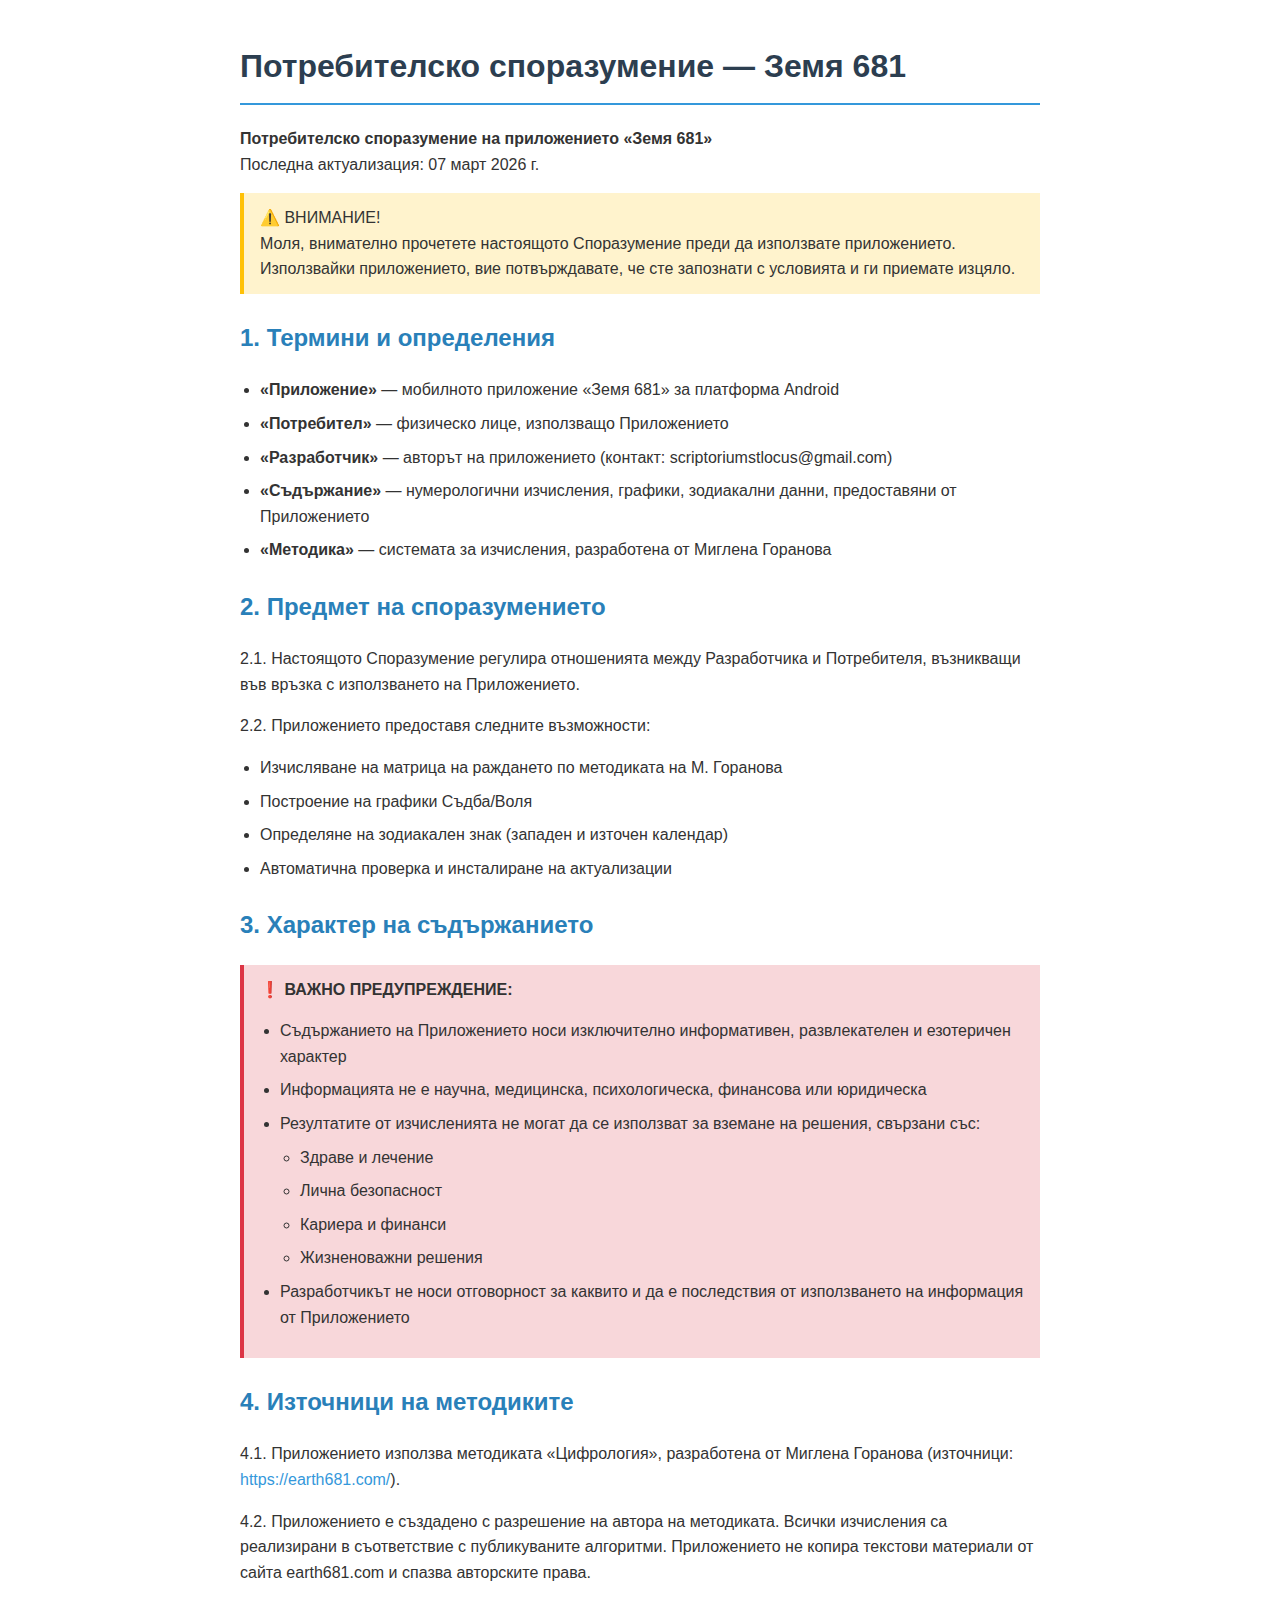
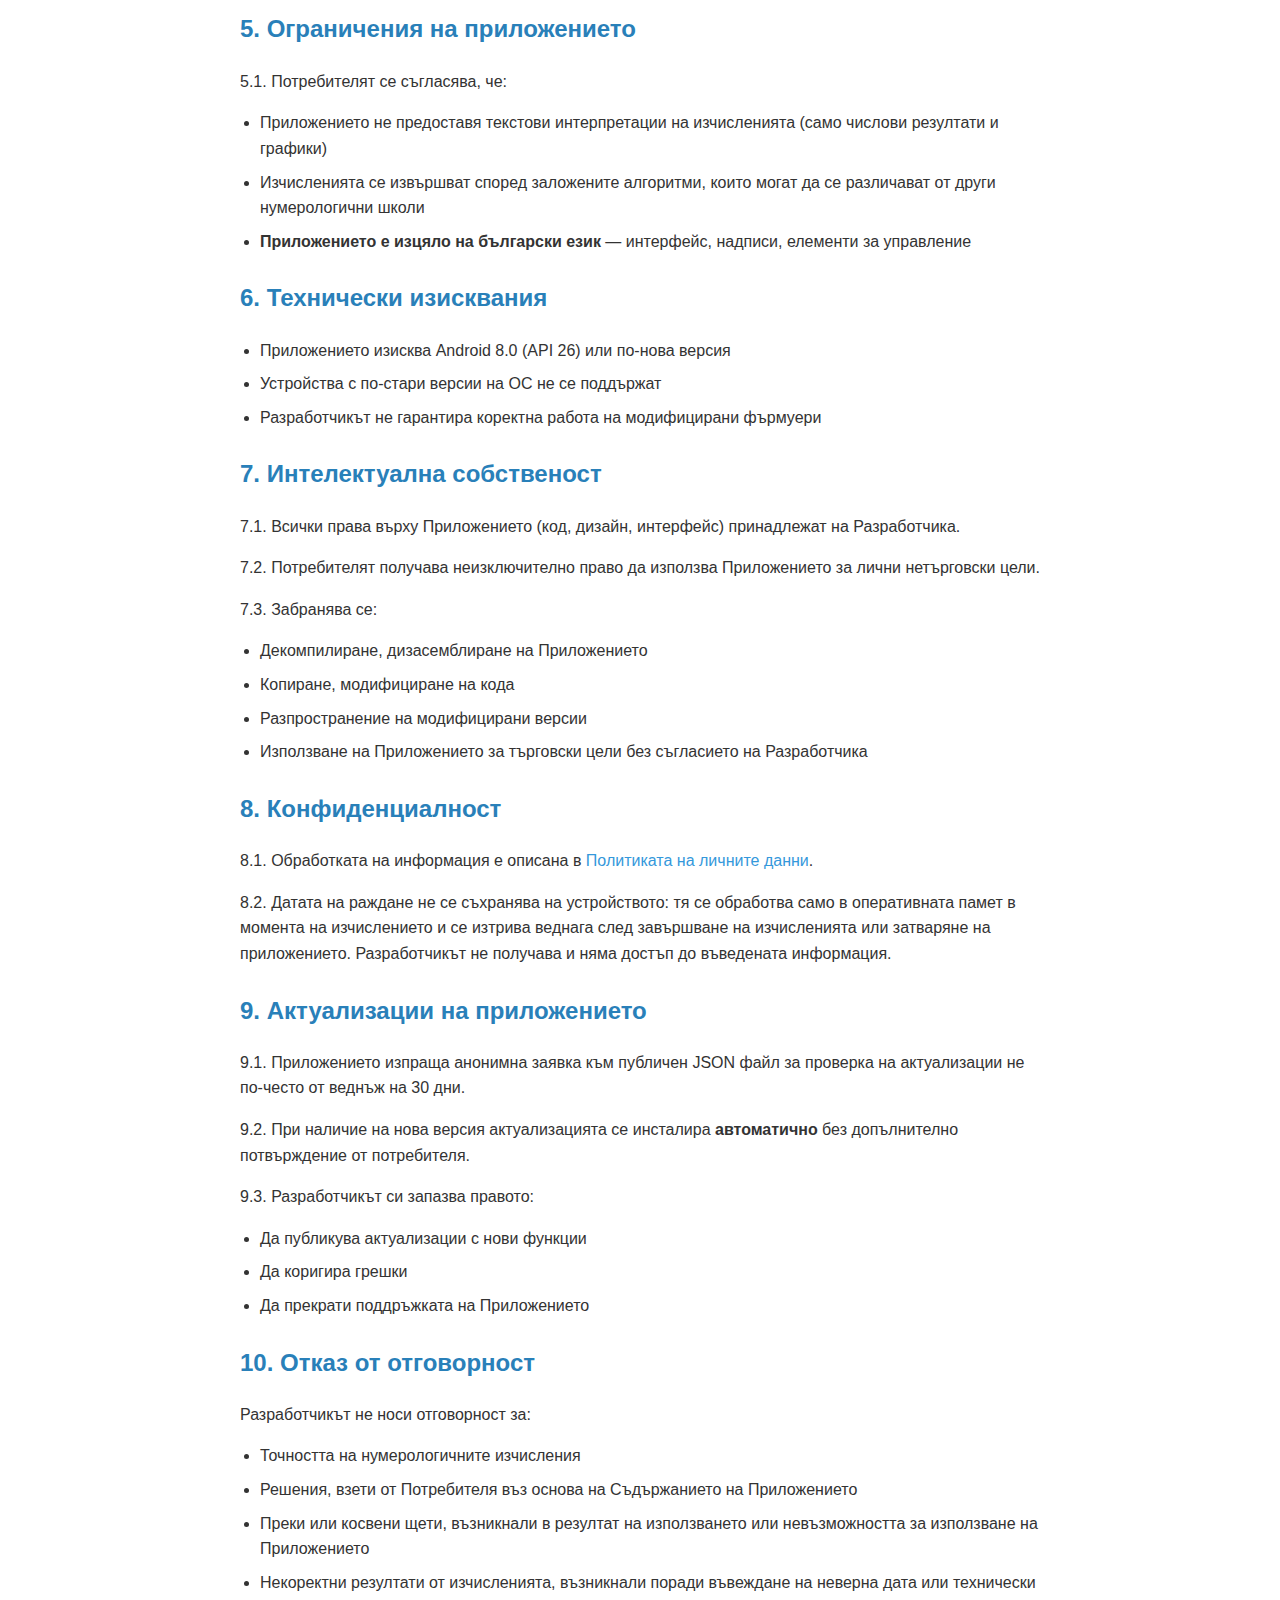
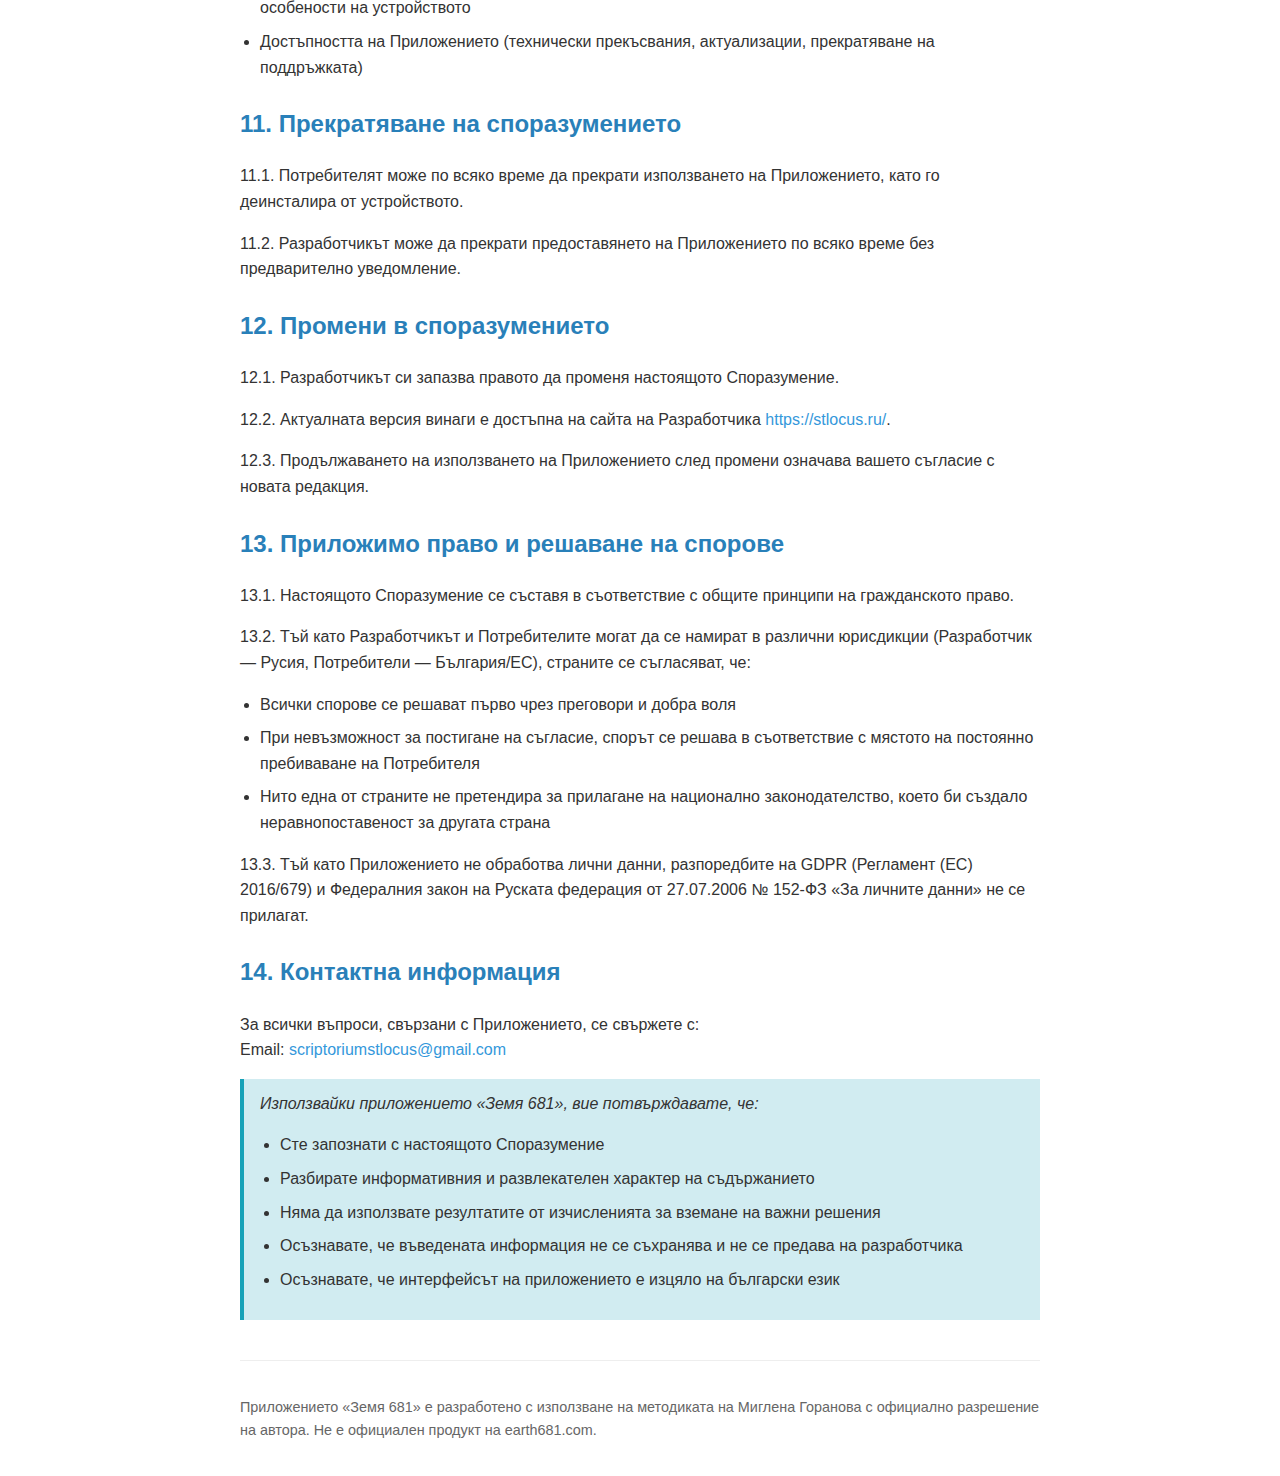
<file: apps/cyphro/docs/terms-of-use-bg.html>
<!DOCTYPE html>
<html lang="bg">
<head>
    <meta charset="UTF-8">
    <meta name="viewport" content="width=device-width, initial-scale=1.0">
    <title>Потребителско споразумение — Земя 681</title>
    <style>
        body { font-family: -apple-system, BlinkMacSystemFont, 'Segoe UI', Roboto, Oxygen, Ubuntu, sans-serif; line-height: 1.6; color: #333; max-width: 800px; margin: 0 auto; padding: 20px; }
        h1 { color: #2c3e50; border-bottom: 2px solid #3498db; padding-bottom: 10px; }
        h2 { color: #2980b9; margin-top: 25px; }
        h3 { color: #16a085; }
        .warning { background: #fff3cd; border-left: 4px solid #ffc107; padding: 12px 16px; margin: 16px 0; font-weight: 500; }
        .important { background: #d1ecf1; border-left: 4px solid #17a2b8; padding: 12px 16px; margin: 16px 0; }
        .disclaimer { background: #f8d7da; border-left: 4px solid #dc3545; padding: 12px 16px; margin: 16px 0; }
        ul { padding-left: 20px; }
        li { margin: 8px 0; }
        a { color: #3498db; text-decoration: none; }
        a:hover { text-decoration: underline; }
        code { background: #f4f4f4; padding: 2px 6px; border-radius: 3px; font-family: monospace; }
        .footer { margin-top: 40px; padding-top: 20px; border-top: 1px solid #eee; font-size: 0.9em; color: #666; }
    </style>
</head>
<body>

<h1>Потребителско споразумение — Земя 681</h1>
<p><strong>Потребителско споразумение на приложението «Земя 681»</strong><br>
Последна актуализация: 07 март 2026 г.</p>

<div class="warning">
    ⚠️ ВНИМАНИЕ!<br>
    Моля, внимателно прочетете настоящото Споразумение преди да използвате приложението. Използвайки приложението, вие потвърждавате, че сте запознати с условията и ги приемате изцяло.
</div>

<h2>1. Термини и определения</h2>
<ul>
    <li><strong>«Приложение»</strong> — мобилното приложение «Земя 681» за платформа Android</li>
    <li><strong>«Потребител»</strong> — физическо лице, използващо Приложението</li>
    <li><strong>«Разработчик»</strong> — авторът на приложението (контакт: scriptoriumstlocus@gmail.com)</li>
    <li><strong>«Съдържание»</strong> — нумерологични изчисления, графики, зодиакални данни, предоставяни от Приложението</li>
    <li><strong>«Методика»</strong> — системата за изчисления, разработена от Миглена Горанова</li>
</ul>

<h2>2. Предмет на споразумението</h2>
<p>2.1. Настоящото Споразумение регулира отношенията между Разработчика и Потребителя, възникващи във връзка с използването на Приложението.</p>
<p>2.2. Приложението предоставя следните възможности:</p>
<ul>
    <li>Изчисляване на матрица на раждането по методиката на М. Горанова</li>
    <li>Построение на графики Съдба/Воля</li>
    <li>Определяне на зодиакален знак (западен и източен календар)</li>
    <li>Автоматична проверка и инсталиране на актуализации</li>
</ul>

<h2>3. Характер на съдържанието</h2>
<div class="disclaimer">
    ❗ <strong>ВАЖНО ПРЕДУПРЕЖДЕНИЕ:</strong>
    <ul>
        <li>Съдържанието на Приложението носи изключително информативен, развлекателен и езотеричен характер</li>
        <li>Информацията не е научна, медицинска, психологическа, финансова или юридическа</li>
        <li>Резултатите от изчисленията не могат да се използват за вземане на решения, свързани със:
            <ul>
                <li>Здраве и лечение</li>
                <li>Лична безопасност</li>
                <li>Кариера и финанси</li>
                <li>Жизненоважни решения</li>
            </ul>
        </li>
        <li>Разработчикът не носи отговорност за каквито и да е последствия от използването на информация от Приложението</li>
    </ul>
</div>

<h2>4. Източници на методиките</h2>
<p>4.1. Приложението използва методиката «Цифрология», разработена от Миглена Горанова (източници: <a href="https://earth681.com/" target="_blank">https://earth681.com/</a>).</p>
<p>4.2. Приложението е създадено с разрешение на автора на методиката. Всички изчисления са реализирани в съответствие с публикуваните алгоритми. Приложението не копира текстови материали от сайта earth681.com и спазва авторските права.</p>

<h2>5. Ограничения на приложението</h2>
<p>5.1. Потребителят се съгласява, че:</p>
<ul>
    <li>Приложението не предоставя текстови интерпретации на изчисленията (само числови резултати и графики)</li>
    <li>Изчисленията се извършват според заложените алгоритми, които могат да се различават от други нумерологични школи</li>
    <li><strong>Приложението е изцяло на български език</strong> — интерфейс, надписи, елементи за управление</li>
</ul>

<h2>6. Технически изисквания</h2>
<ul>
    <li>Приложението изисква Android 8.0 (API 26) или по-нова версия</li>
    <li>Устройства с по-стари версии на ОС не се поддържат</li>
    <li>Разработчикът не гарантира коректна работа на модифицирани фърмуери</li>
</ul>

<h2>7. Интелектуална собственост</h2>
<p>7.1. Всички права върху Приложението (код, дизайн, интерфейс) принадлежат на Разработчика.</p>
<p>7.2. Потребителят получава неизключително право да използва Приложението за лични нетърговски цели.</p>
<p>7.3. Забранява се:</p>
<ul>
    <li>Декомпилиране, дизасемблиране на Приложението</li>
    <li>Копиране, модифициране на кода</li>
    <li>Разпространение на модифицирани версии</li>
    <li>Използване на Приложението за търговски цели без съгласието на Разработчика</li>
</ul>

<h2>8. Конфиденциалност</h2>
<p>8.1. Обработката на информация е описана в <a href="privacy-policy-bg.html">Политиката на личните данни</a>.</p>
<p>8.2. Датата на раждане не се съхранява на устройството: тя се обработва само в оперативната памет в момента на изчислението и се изтрива веднага след завършване на изчисленията или затваряне на приложението. Разработчикът не получава и няма достъп до въведената информация.</p>

<h2>9. Актуализации на приложението</h2>
<p>9.1. Приложението изпраща анонимна заявка към публичен JSON файл за проверка на актуализации не по-често от веднъж на 30 дни.</p>
<p>9.2. При наличие на нова версия актуализацията се инсталира <strong>автоматично</strong> без допълнително потвърждение от потребителя.</p>
<p>9.3. Разработчикът си запазва правото:</p>
<ul>
    <li>Да публикува актуализации с нови функции</li>
    <li>Да коригира грешки</li>
    <li>Да прекрати поддръжката на Приложението</li>
</ul>

<h2>10. Отказ от отговорност</h2>
<p>Разработчикът не носи отговорност за:</p>
<ul>
    <li>Точността на нумерологичните изчисления</li>
    <li>Решения, взети от Потребителя въз основа на Съдържанието на Приложението</li>
    <li>Преки или косвени щети, възникнали в резултат на използването или невъзможността за използване на Приложението</li>
    <li>Некоректни резултати от изчисленията, възникнали поради въвеждане на неверна дата или технически особености на устройството</li>
    <li>Достъпността на Приложението (технически прекъсвания, актуализации, прекратяване на поддръжката)</li>
</ul>

<h2>11. Прекратяване на споразумението</h2>
<p>11.1. Потребителят може по всяко време да прекрати използването на Приложението, като го деинсталира от устройството.</p>
<p>11.2. Разработчикът може да прекрати предоставянето на Приложението по всяко време без предварително уведомление.</p>

<h2>12. Промени в споразумението</h2>
<p>12.1. Разработчикът си запазва правото да променя настоящото Споразумение.</p>
<p>12.2. Актуалната версия винаги е достъпна на сайта на Разработчика <a href="https://stlocus.ru/" target="_blank">https://stlocus.ru/</a>.</p>
<p>12.3. Продължаването на използването на Приложението след промени означава вашето съгласие с новата редакция.</p>

<h2>13. Приложимо право и решаване на спорове</h2>
<p>13.1. Настоящото Споразумение се съставя в съответствие с общите принципи на гражданското право.</p>
<p>13.2. Тъй като Разработчикът и Потребителите могат да се намират в различни юрисдикции (Разработчик — Русия, Потребители — България/ЕС), страните се съгласяват, че:</p>
<ul>
    <li>Всички спорове се решават първо чрез преговори и добра воля</li>
    <li>При невъзможност за постигане на съгласие, спорът се решава в съответствие с мястото на постоянно пребиваване на Потребителя</li>
    <li>Нито една от страните не претендира за прилагане на национално законодателство, което би създало неравнопоставеност за другата страна</li>
</ul>
<p>13.3. Тъй като Приложението не обработва лични данни, разпоредбите на GDPR (Регламент (ЕС) 2016/679) и Федералния закон на Руската федерация от 27.07.2006 № 152-ФЗ «За личните данни» не се прилагат.</p>

<h2>14. Контактна информация</h2>
<p>За всички въпроси, свързани с Приложението, се свържете с:<br>
Email: <a href="mailto:scriptoriumstlocus@gmail.com">scriptoriumstlocus@gmail.com</a></p>

<div class="important">
    <em>Използвайки приложението «Земя 681», вие потвърждавате, че:</em>
    <ul>
        <li>Сте запознати с настоящото Споразумение</li>
        <li>Разбирате информативния и развлекателен характер на съдържанието</li>
        <li>Няма да използвате резултатите от изчисленията за вземане на важни решения</li>
        <li>Осъзнавате, че въведената информация не се съхранява и не се предава на разработчика</li>
        <li>Осъзнавате, че интерфейсът на приложението е изцяло на български език</li>
    </ul>
</div>

<div class="footer">
    <p>Приложението «Земя 681» е разработено с използване на методиката на Миглена Горанова с официално разрешение на автора. Не е официален продукт на earth681.com.</p>
</div>

</body>
</html>
</file>
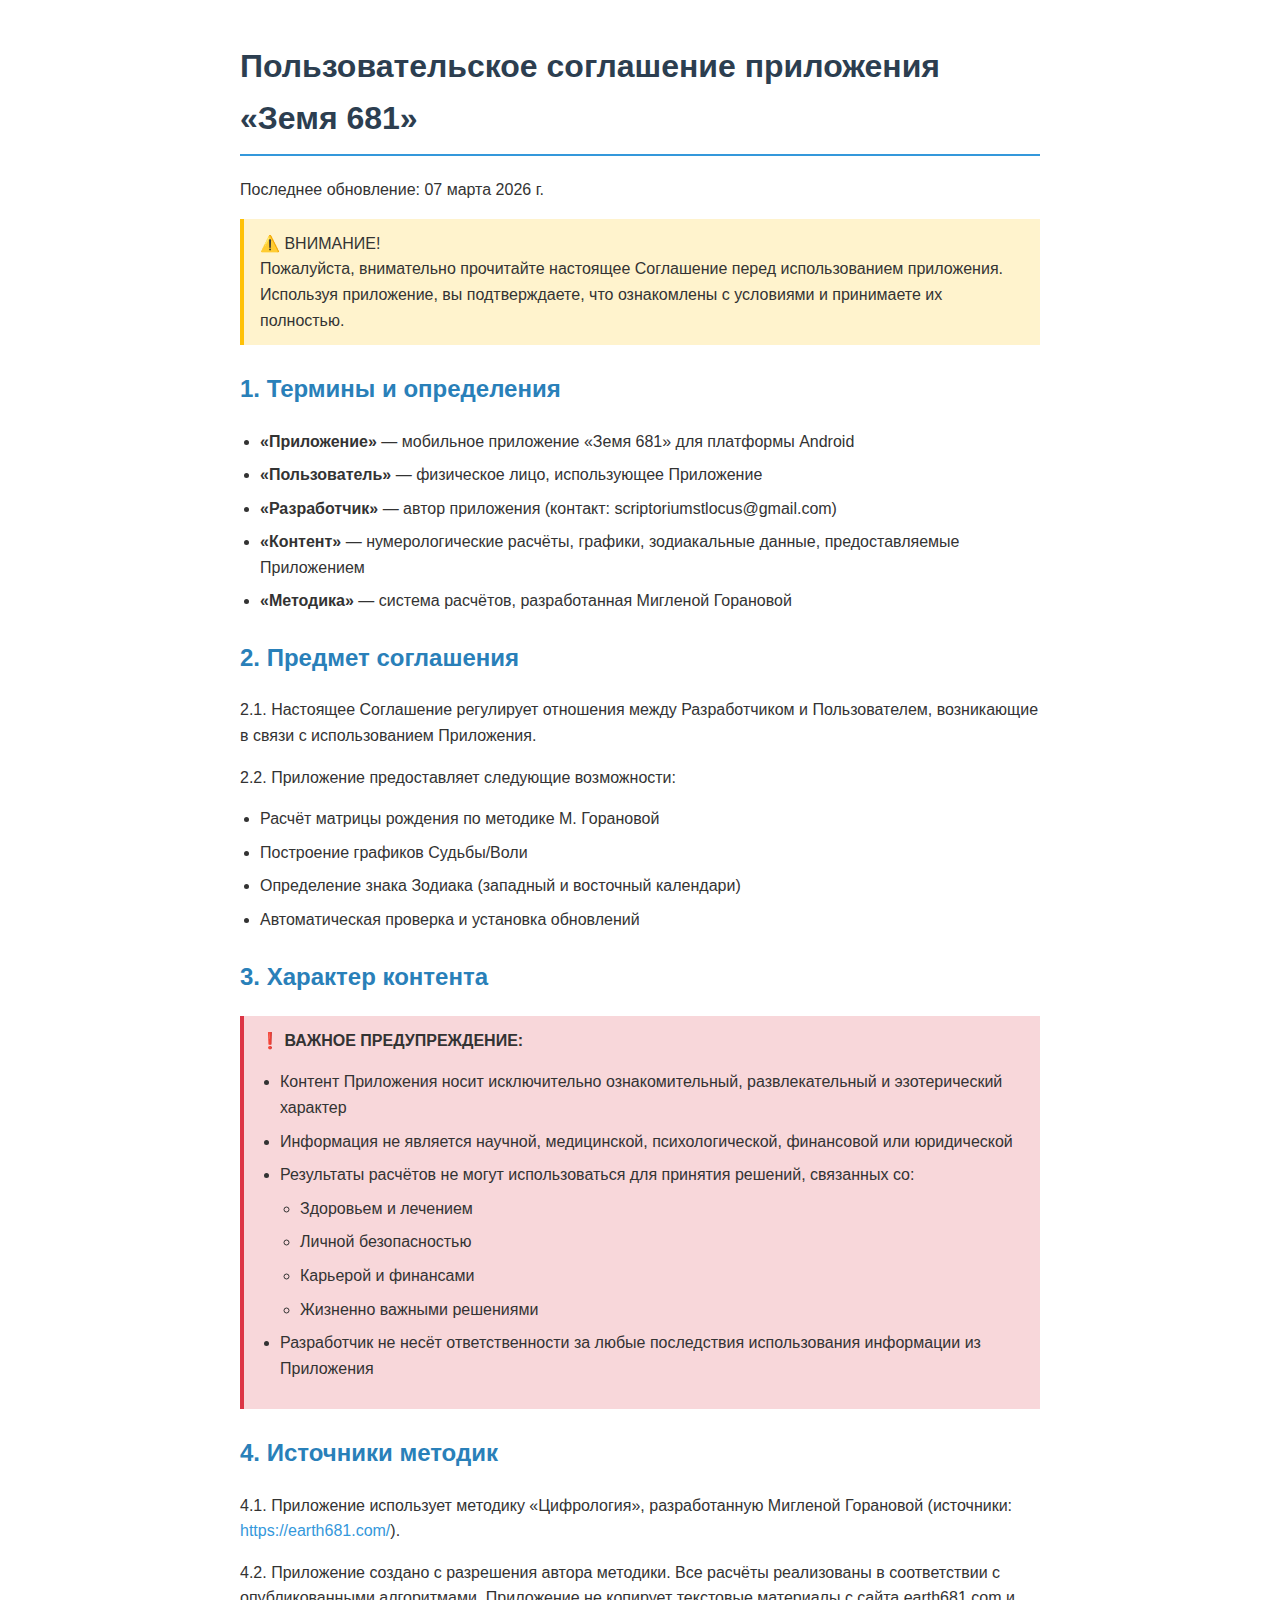
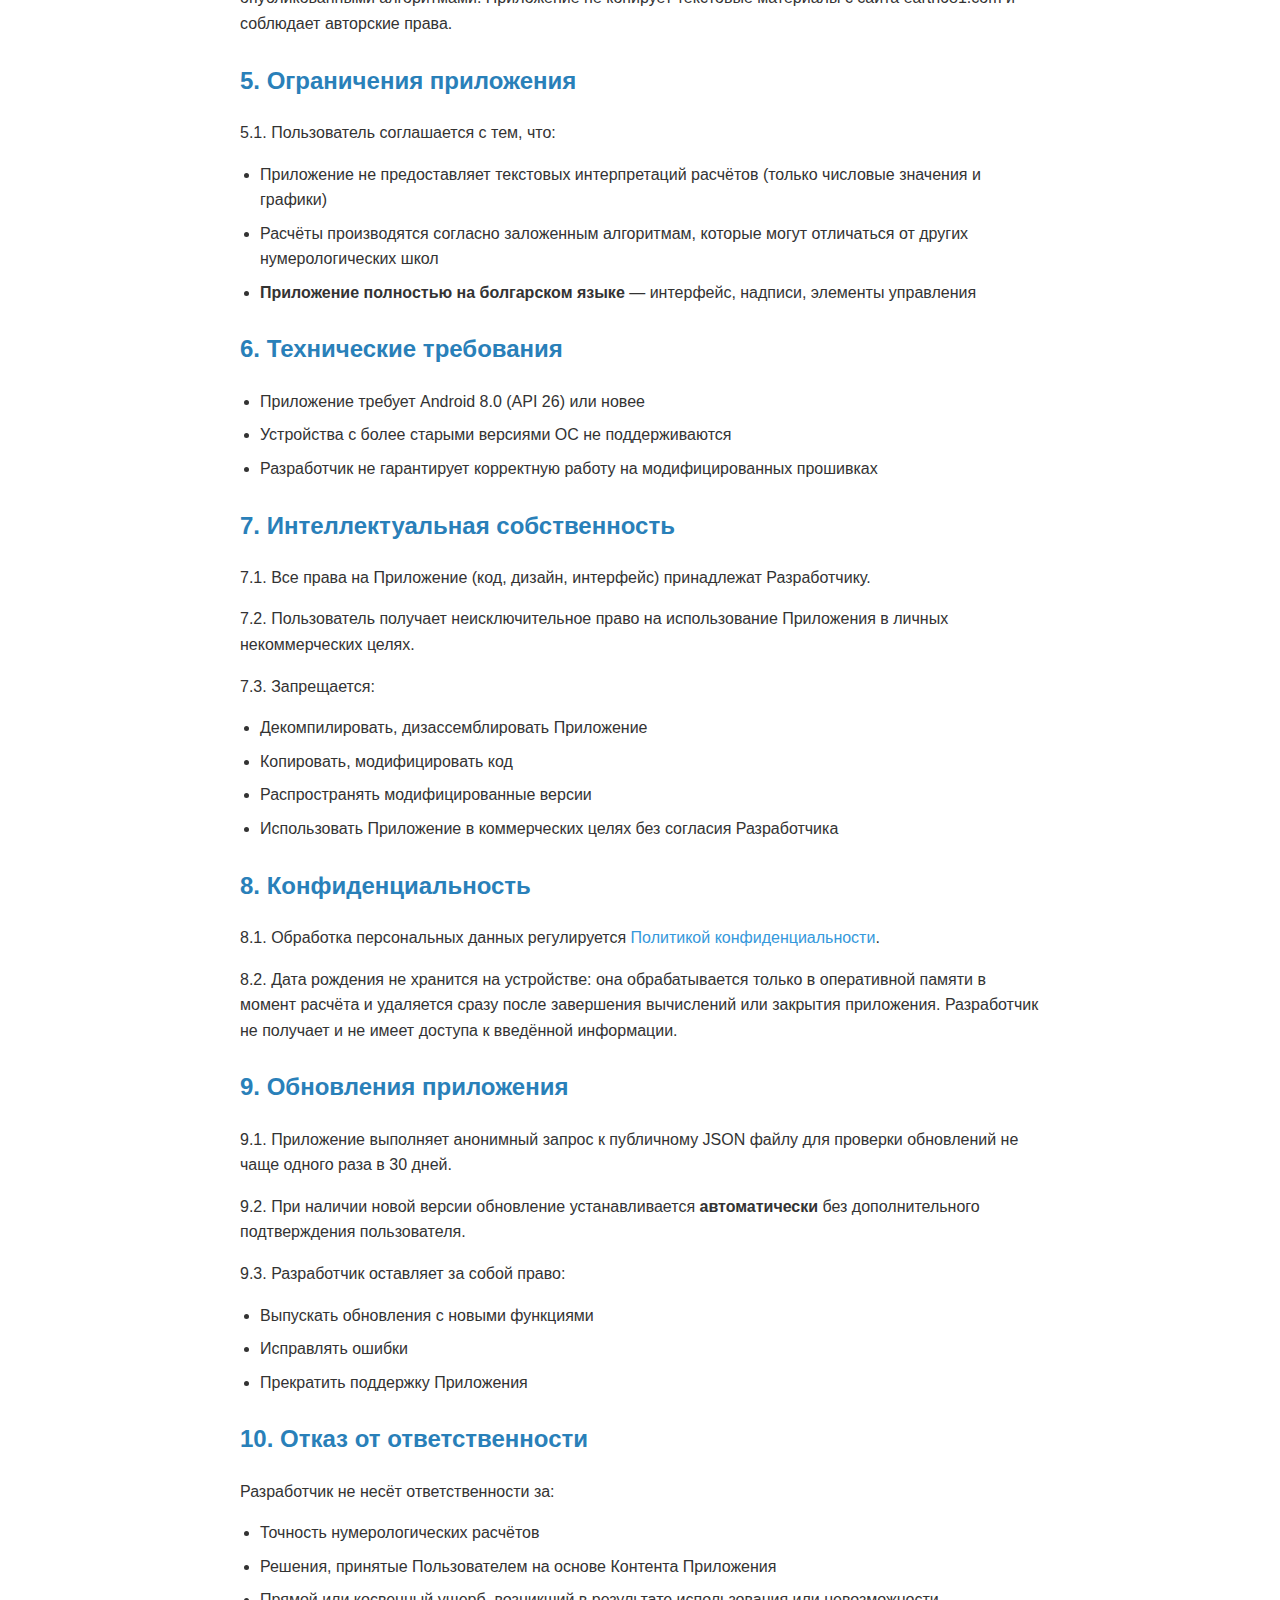
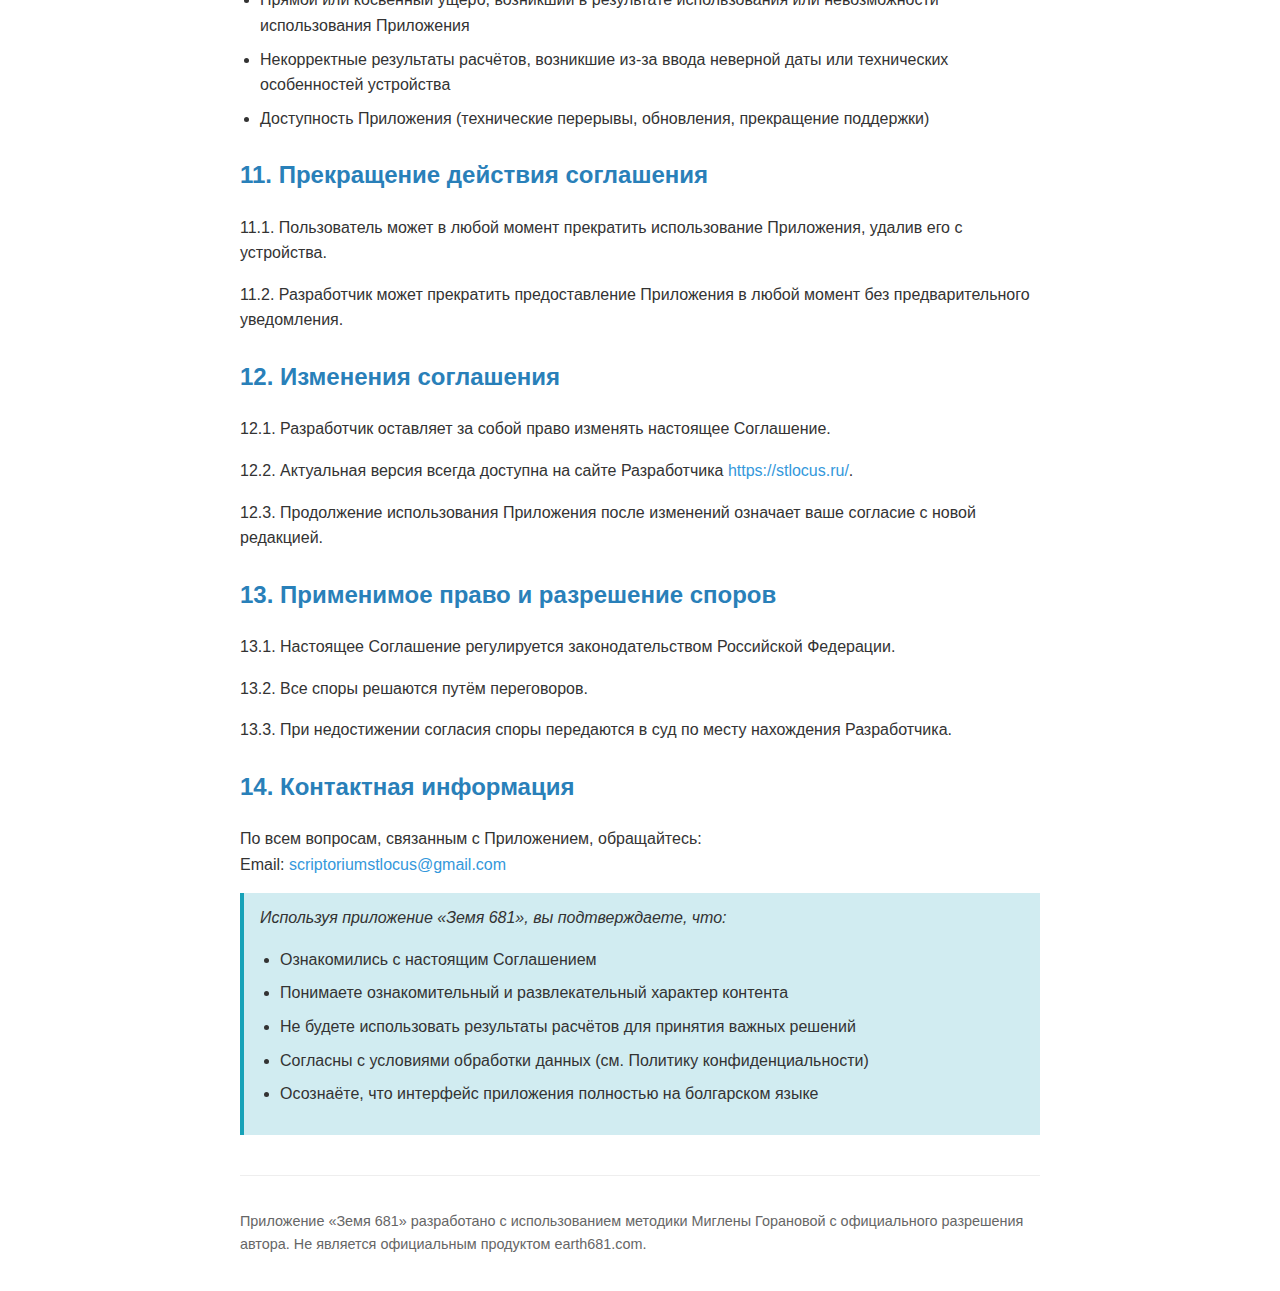
<file: apps/cyphro/docs/terms-of-use-ru.html>
<!DOCTYPE html>
<html lang="ru">
<head>
    <meta charset="UTF-8">
    <meta name="viewport" content="width=device-width, initial-scale=1.0">
    <title>Пользовательское соглашение — Земя 681</title>
    <style>
        body { font-family: -apple-system, BlinkMacSystemFont, 'Segoe UI', Roboto, Oxygen, Ubuntu, sans-serif; line-height: 1.6; color: #333; max-width: 800px; margin: 0 auto; padding: 20px; }
        h1 { color: #2c3e50; border-bottom: 2px solid #3498db; padding-bottom: 10px; }
        h2 { color: #2980b9; margin-top: 25px; }
        h3 { color: #16a085; }
        .warning { background: #fff3cd; border-left: 4px solid #ffc107; padding: 12px 16px; margin: 16px 0; font-weight: 500; }
        .important { background: #d1ecf1; border-left: 4px solid #17a2b8; padding: 12px 16px; margin: 16px 0; }
        .disclaimer { background: #f8d7da; border-left: 4px solid #dc3545; padding: 12px 16px; margin: 16px 0; }
        ul { padding-left: 20px; }
        li { margin: 8px 0; }
        a { color: #3498db; text-decoration: none; }
        a:hover { text-decoration: underline; }
        code { background: #f4f4f4; padding: 2px 6px; border-radius: 3px; font-family: monospace; }
        .footer { margin-top: 40px; padding-top: 20px; border-top: 1px solid #eee; font-size: 0.9em; color: #666; }
    </style>
</head>
<body>

<h1>Пользовательское соглашение приложения «Земя 681»</h1>
<p class="date">Последнее обновление: 07 марта 2026 г.</p>

<div class="warning">
    ⚠️ ВНИМАНИЕ!<br>
    Пожалуйста, внимательно прочитайте настоящее Соглашение перед использованием приложения. Используя приложение, вы подтверждаете, что ознакомлены с условиями и принимаете их полностью.
</div>

<h2>1. Термины и определения</h2>
<ul>
    <li><strong>«Приложение»</strong> — мобильное приложение «Земя 681» для платформы Android</li>
    <li><strong>«Пользователь»</strong> — физическое лицо, использующее Приложение</li>
    <li><strong>«Разработчик»</strong> — автор приложения (контакт: scriptoriumstlocus@gmail.com)</li>
    <li><strong>«Контент»</strong> — нумерологические расчёты, графики, зодиакальные данные, предоставляемые Приложением</li>
    <li><strong>«Методика»</strong> — система расчётов, разработанная Мигленой Горановой</li>
</ul>

<h2>2. Предмет соглашения</h2>
<p>2.1. Настоящее Соглашение регулирует отношения между Разработчиком и Пользователем, возникающие в связи с использованием Приложения.</p>
<p>2.2. Приложение предоставляет следующие возможности:</p>
<ul>
    <li>Расчёт матрицы рождения по методике М. Горановой</li>
    <li>Построение графиков Судьбы/Воли</li>
    <li>Определение знака Зодиака (западный и восточный календари)</li>
    <li>Автоматическая проверка и установка обновлений</li>
</ul>

<h2>3. Характер контента</h2>
<div class="disclaimer">
    ❗ <strong>ВАЖНОЕ ПРЕДУПРЕЖДЕНИЕ:</strong>
    <ul>
        <li>Контент Приложения носит исключительно ознакомительный, развлекательный и эзотерический характер</li>
        <li>Информация не является научной, медицинской, психологической, финансовой или юридической</li>
        <li>Результаты расчётов не могут использоваться для принятия решений, связанных со:
            <ul>
                <li>Здоровьем и лечением</li>
                <li>Личной безопасностью</li>
                <li>Карьерой и финансами</li>
                <li>Жизненно важными решениями</li>
            </ul>
        </li>
        <li>Разработчик не несёт ответственности за любые последствия использования информации из Приложения</li>
    </ul>
</div>

<h2>4. Источники методик</h2>
<p>4.1. Приложение использует методику «Цифрология», разработанную Мигленой Горановой (источники: <a href="https://earth681.com/" target="_blank">https://earth681.com/</a>).</p>
<p>4.2. Приложение создано с разрешения автора методики. Все расчёты реализованы в соответствии с опубликованными алгоритмами. Приложение не копирует текстовые материалы с сайта earth681.com и соблюдает авторские права.</p>

<h2>5. Ограничения приложения</h2>
<p>5.1. Пользователь соглашается с тем, что:</p>
<ul>
    <li>Приложение не предоставляет текстовых интерпретаций расчётов (только числовые значения и графики)</li>
    <li>Расчёты производятся согласно заложенным алгоритмам, которые могут отличаться от других нумерологических школ</li>
    <li><strong>Приложение полностью на болгарском языке</strong> — интерфейс, надписи, элементы управления</li>
</ul>

<h2>6. Технические требования</h2>
<ul>
    <li>Приложение требует Android 8.0 (API 26) или новее</li>
    <li>Устройства с более старыми версиями ОС не поддерживаются</li>
    <li>Разработчик не гарантирует корректную работу на модифицированных прошивках</li>
</ul>

<h2>7. Интеллектуальная собственность</h2>
<p>7.1. Все права на Приложение (код, дизайн, интерфейс) принадлежат Разработчику.</p>
<p>7.2. Пользователь получает неисключительное право на использование Приложения в личных некоммерческих целях.</p>
<p>7.3. Запрещается:</p>
<ul>
    <li>Декомпилировать, дизассемблировать Приложение</li>
    <li>Копировать, модифицировать код</li>
    <li>Распространять модифицированные версии</li>
    <li>Использовать Приложение в коммерческих целях без согласия Разработчика</li>
</ul>

<h2>8. Конфиденциальность</h2>
<p>8.1. Обработка персональных данных регулируется <a href="privacy-policy-ru.html">Политикой конфиденциальности</a>.</p>
<p>8.2. Дата рождения не хранится на устройстве: она обрабатывается только в оперативной памяти в момент расчёта и удаляется сразу после завершения вычислений или закрытия приложения. Разработчик не получает и не имеет доступа к введённой информации.</p>

<h2>9. Обновления приложения</h2>
<p>9.1. Приложение выполняет анонимный запрос к публичному JSON файлу для проверки обновлений не чаще одного раза в 30 дней.</p>
<p>9.2. При наличии новой версии обновление устанавливается <strong>автоматически</strong> без дополнительного подтверждения пользователя.</p>
<p>9.3. Разработчик оставляет за собой право:</p>
<ul>
    <li>Выпускать обновления с новыми функциями</li>
    <li>Исправлять ошибки</li>
    <li>Прекратить поддержку Приложения</li>
</ul>

<h2>10. Отказ от ответственности</h2>
<p>Разработчик не несёт ответственности за:</p>
<ul>
    <li>Точность нумерологических расчётов</li>
    <li>Решения, принятые Пользователем на основе Контента Приложения</li>
    <li>Прямой или косвенный ущерб, возникший в результате использования или невозможности использования Приложения</li>
    <li>Некорректные результаты расчётов, возникшие из-за ввода неверной даты или технических особенностей устройства</li>
    <li>Доступность Приложения (технические перерывы, обновления, прекращение поддержки)</li>
</ul>

<h2>11. Прекращение действия соглашения</h2>
<p>11.1. Пользователь может в любой момент прекратить использование Приложения, удалив его с устройства.</p>
<p>11.2. Разработчик может прекратить предоставление Приложения в любой момент без предварительного уведомления.</p>

<h2>12. Изменения соглашения</h2>
<p>12.1. Разработчик оставляет за собой право изменять настоящее Соглашение.</p>
<p>12.2. Актуальная версия всегда доступна на сайте Разработчика <a href="https://stlocus.ru/" target="_blank">https://stlocus.ru/</a>.</p>
<p>12.3. Продолжение использования Приложения после изменений означает ваше согласие с новой редакцией.</p>

<h2>13. Применимое право и разрешение споров</h2>
<p>13.1. Настоящее Соглашение регулируется законодательством Российской Федерации.</p>
<p>13.2. Все споры решаются путём переговоров.</p>
<p>13.3. При недостижении согласия споры передаются в суд по месту нахождения Разработчика.</p>

<h2>14. Контактная информация</h2>
<p>По всем вопросам, связанным с Приложением, обращайтесь:<br>
Email: <a href="mailto:scriptoriumstlocus@gmail.com">scriptoriumstlocus@gmail.com</a></p>

<div class="important">
    <em>Используя приложение «Земя 681», вы подтверждаете, что:</em>
    <ul>
        <li>Ознакомились с настоящим Соглашением</li>
        <li>Понимаете ознакомительный и развлекательный характер контента</li>
        <li>Не будете использовать результаты расчётов для принятия важных решений</li>
        <li>Согласны с условиями обработки данных (см. Политику конфиденциальности)</li>
        <li>Осознаёте, что интерфейс приложения полностью на болгарском языке</li>
    </ul>
</div>

<div class="footer">
    <p>Приложение «Земя 681» разработано с использованием методики Миглены Горановой с официального разрешения автора. Не является официальным продуктом earth681.com.</p>
</div>

</body>
</html>
</file>
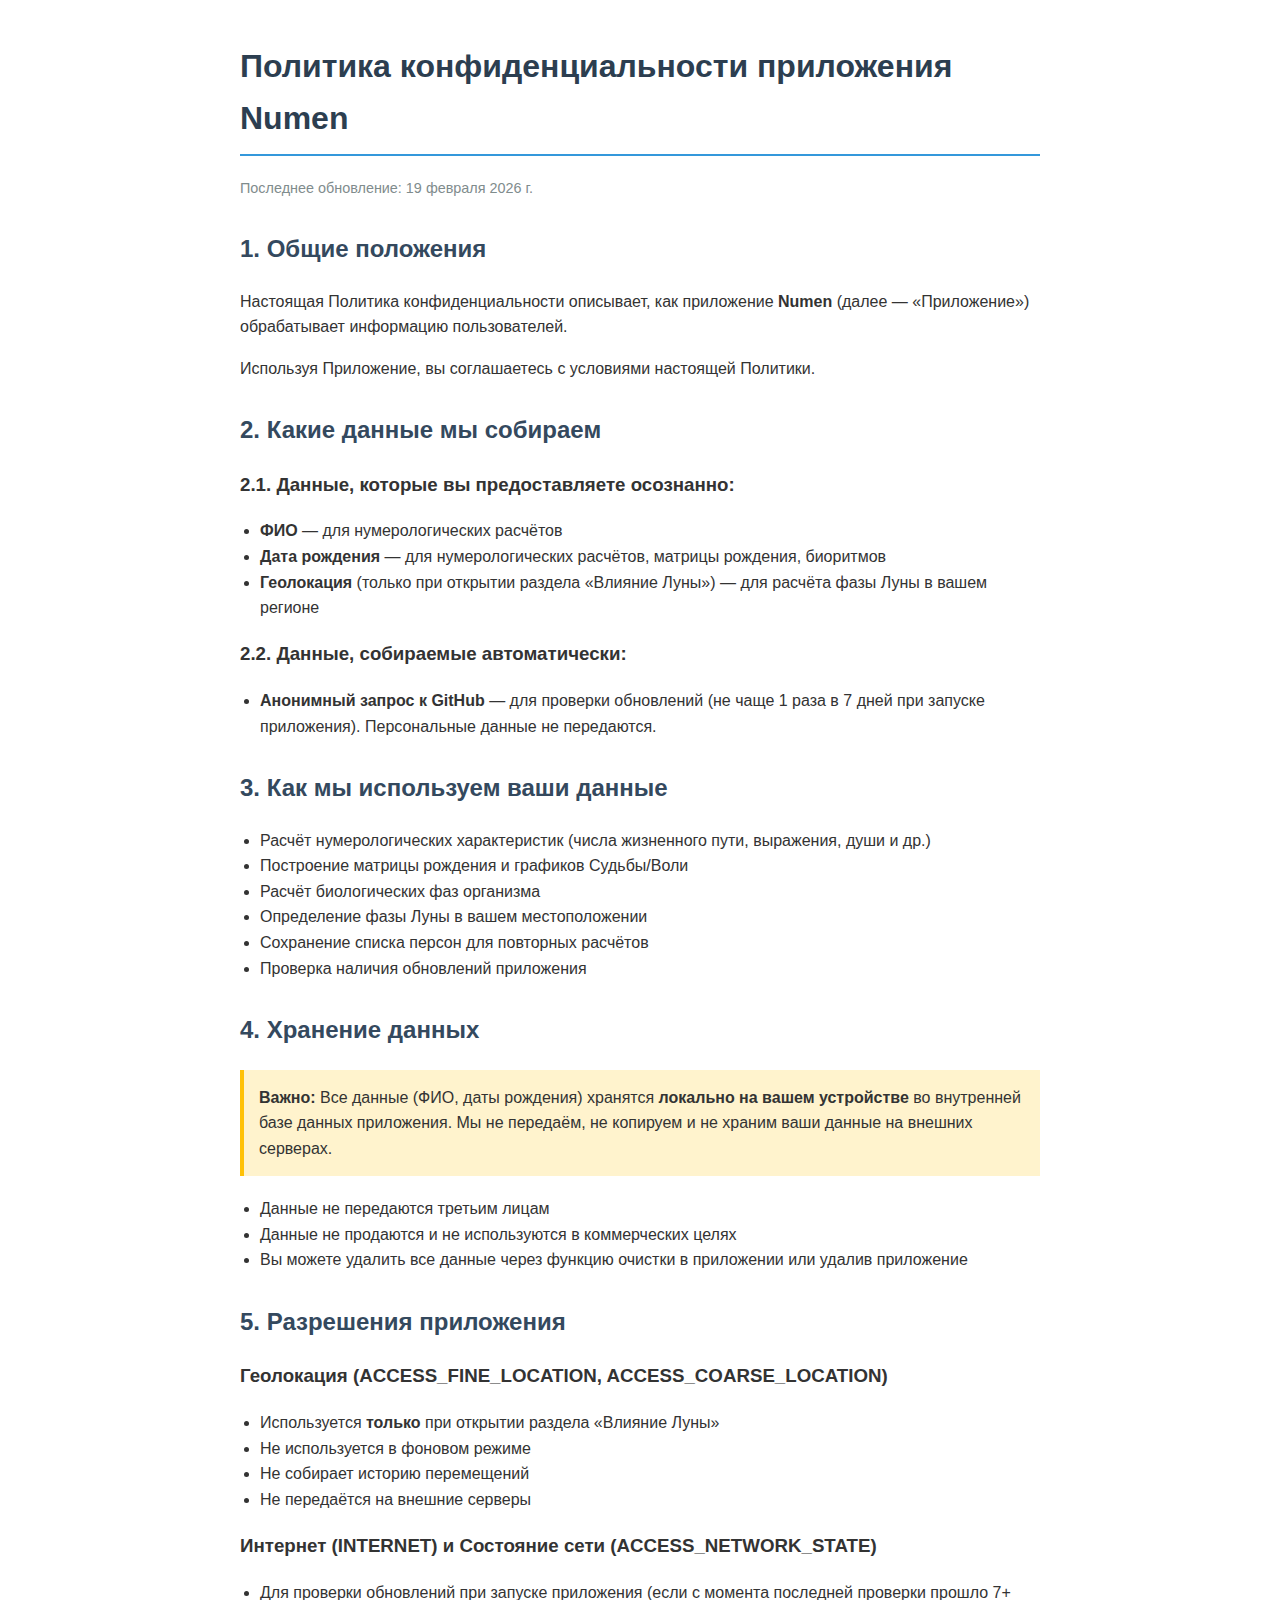
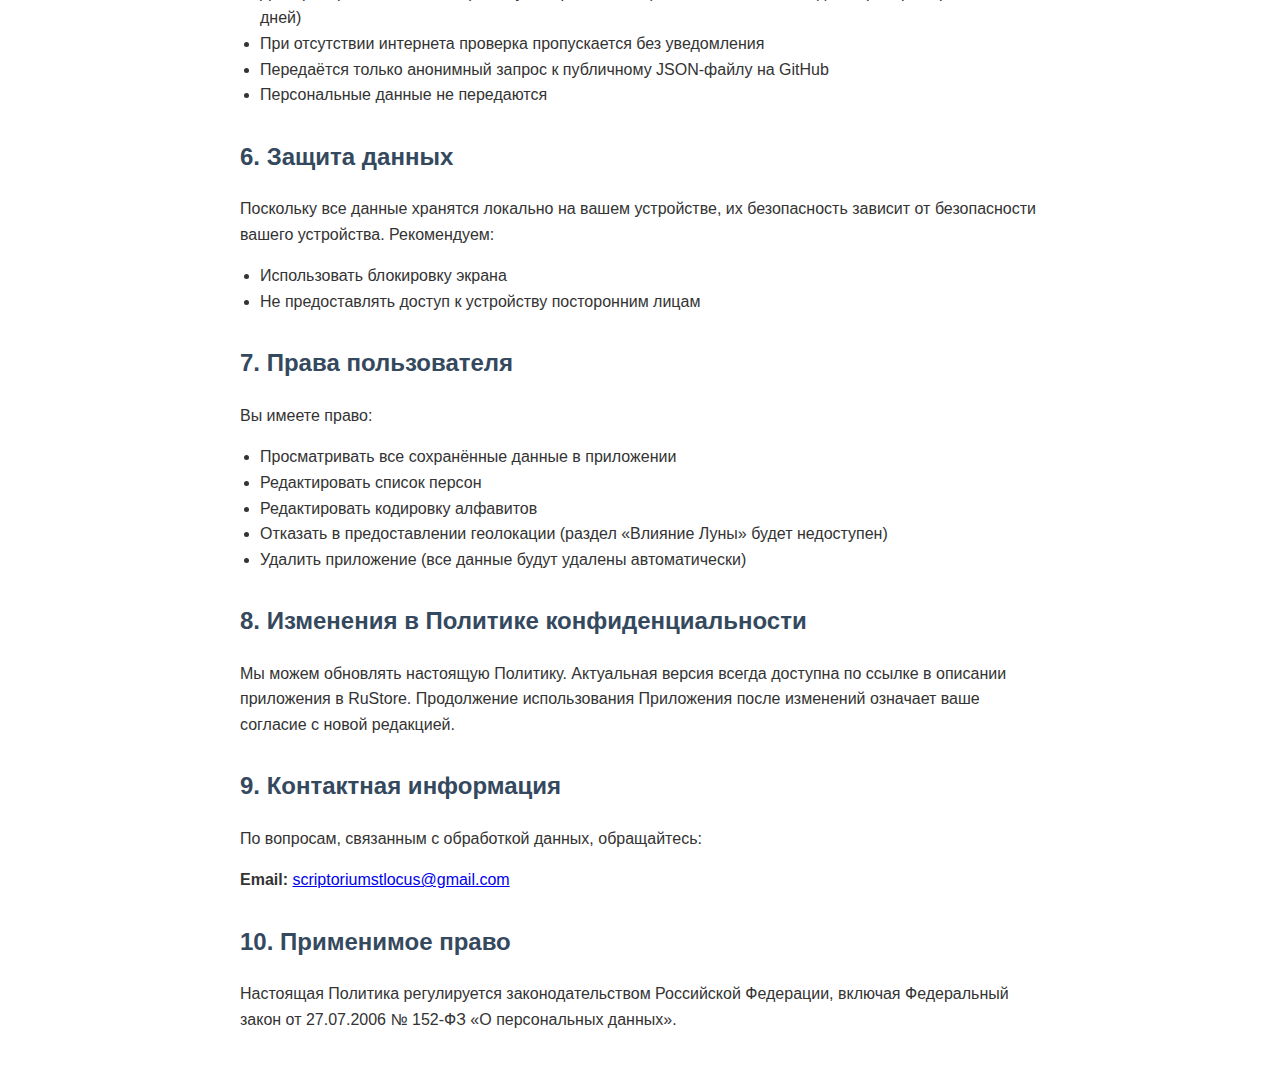
<file: apps/numen/docs/privacy-policy.html>
<!DOCTYPE html>
<html lang="ru">
<head>
    <meta charset="UTF-8">
    <meta name="viewport" content="width=device-width, initial-scale=1.0">
    <title>Политика конфиденциальности — Numen</title>
    <style>
        body { font-family: -apple-system, BlinkMacSystemFont, 'Segoe UI', Roboto, sans-serif; line-height: 1.6; max-width: 800px; margin: 0 auto; padding: 20px; color: #333; }
        h1 { color: #2c3e50; border-bottom: 2px solid #3498db; padding-bottom: 10px; }
        h2 { color: #34495e; margin-top: 30px; }
        .date { color: #7f8c8d; font-size: 0.9em; }
        ul { padding-left: 20px; }
        .warning { background: #fff3cd; border-left: 4px solid #ffc107; padding: 15px; margin: 20px 0; }
    </style>
</head>
<body>
    <h1>Политика конфиденциальности приложения Numen</h1>
    <p class="date">Последнее обновление: 19 февраля 2026 г.</p>

    <h2>1. Общие положения</h2>
    <p>Настоящая Политика конфиденциальности описывает, как приложение <strong>Numen</strong> (далее — «Приложение») обрабатывает информацию пользователей.</p>
    <p>Используя Приложение, вы соглашаетесь с условиями настоящей Политики.</p>

    <h2>2. Какие данные мы собираем</h2>
    <h3>2.1. Данные, которые вы предоставляете осознанно:</h3>
    <ul>
        <li><strong>ФИО</strong> — для нумерологических расчётов</li>
        <li><strong>Дата рождения</strong> — для нумерологических расчётов, матрицы рождения, биоритмов</li>
        <li><strong>Геолокация</strong> (только при открытии раздела «Влияние Луны») — для расчёта фазы Луны в вашем регионе</li>
    </ul>

    <h3>2.2. Данные, собираемые автоматически:</h3>
    <ul>
        <li><strong>Анонимный запрос к GitHub</strong> — для проверки обновлений (не чаще 1 раза в 7 дней при запуске приложения). Персональные данные не передаются.</li>
    </ul>

    <h2>3. Как мы используем ваши данные</h2>
    <ul>
        <li>Расчёт нумерологических характеристик (числа жизненного пути, выражения, души и др.)</li>
        <li>Построение матрицы рождения и графиков Судьбы/Воли</li>
        <li>Расчёт биологических фаз организма</li>
        <li>Определение фазы Луны в вашем местоположении</li>
        <li>Сохранение списка персон для повторных расчётов</li>
        <li>Проверка наличия обновлений приложения</li>
    </ul>

    <h2>4. Хранение данных</h2>
    <div class="warning">
        <strong>Важно:</strong> Все данные (ФИО, даты рождения) хранятся <strong>локально на вашем устройстве</strong> во внутренней базе данных приложения. Мы не передаём, не копируем и не храним ваши данные на внешних серверах.
    </div>
    <ul>
        <li>Данные не передаются третьим лицам</li>
        <li>Данные не продаются и не используются в коммерческих целях</li>
        <li>Вы можете удалить все данные через функцию очистки в приложении или удалив приложение</li>
    </ul>

    <h2>5. Разрешения приложения</h2>
    <h3>Геолокация (ACCESS_FINE_LOCATION, ACCESS_COARSE_LOCATION)</h3>
    <ul>
        <li>Используется <strong>только</strong> при открытии раздела «Влияние Луны»</li>
        <li>Не используется в фоновом режиме</li>
        <li>Не собирает историю перемещений</li>
        <li>Не передаётся на внешние серверы</li>
    </ul>

    <h3>Интернет (INTERNET) и Состояние сети (ACCESS_NETWORK_STATE)</h3>
    <ul>
        <li>Для проверки обновлений при запуске приложения (если с момента последней проверки прошло 7+ дней)</li>
        <li>При отсутствии интернета проверка пропускается без уведомления</li>
        <li>Передаётся только анонимный запрос к публичному JSON-файлу на GitHub</li>
        <li>Персональные данные не передаются</li>
    </ul>

    <h2>6. Защита данных</h2>
    <p>Поскольку все данные хранятся локально на вашем устройстве, их безопасность зависит от безопасности вашего устройства. Рекомендуем:</p>
    <ul>
        <li>Использовать блокировку экрана</li>
        <li>Не предоставлять доступ к устройству посторонним лицам</li>
    </ul>

    <h2>7. Права пользователя</h2>
    <p>Вы имеете право:</p>
    <ul>
        <li>Просматривать все сохранённые данные в приложении</li>
        <li>Редактировать список персон</li>
        <li>Редактировать кодировку алфавитов</li>
        <li>Отказать в предоставлении геолокации (раздел «Влияние Луны» будет недоступен)</li>
        <li>Удалить приложение (все данные будут удалены автоматически)</li>
    </ul>

    <h2>8. Изменения в Политике конфиденциальности</h2>
    <p>Мы можем обновлять настоящую Политику. Актуальная версия всегда доступна по ссылке в описании приложения в RuStore. Продолжение использования Приложения после изменений означает ваше согласие с новой редакцией.</p>

    <h2>9. Контактная информация</h2>
    <p>По вопросам, связанным с обработкой данных, обращайтесь:</p>
    <p><strong>Email:</strong> <a href="mailto:scriptoriumstlocus@gmail.com">scriptoriumstlocus@gmail.com</a></p>

    <h2>10. Применимое право</h2>
    <p>Настоящая Политика регулируется законодательством Российской Федерации, включая Федеральный закон от 27.07.2006 № 152-ФЗ «О персональных данных».</p>
</body>
</html>
</file>
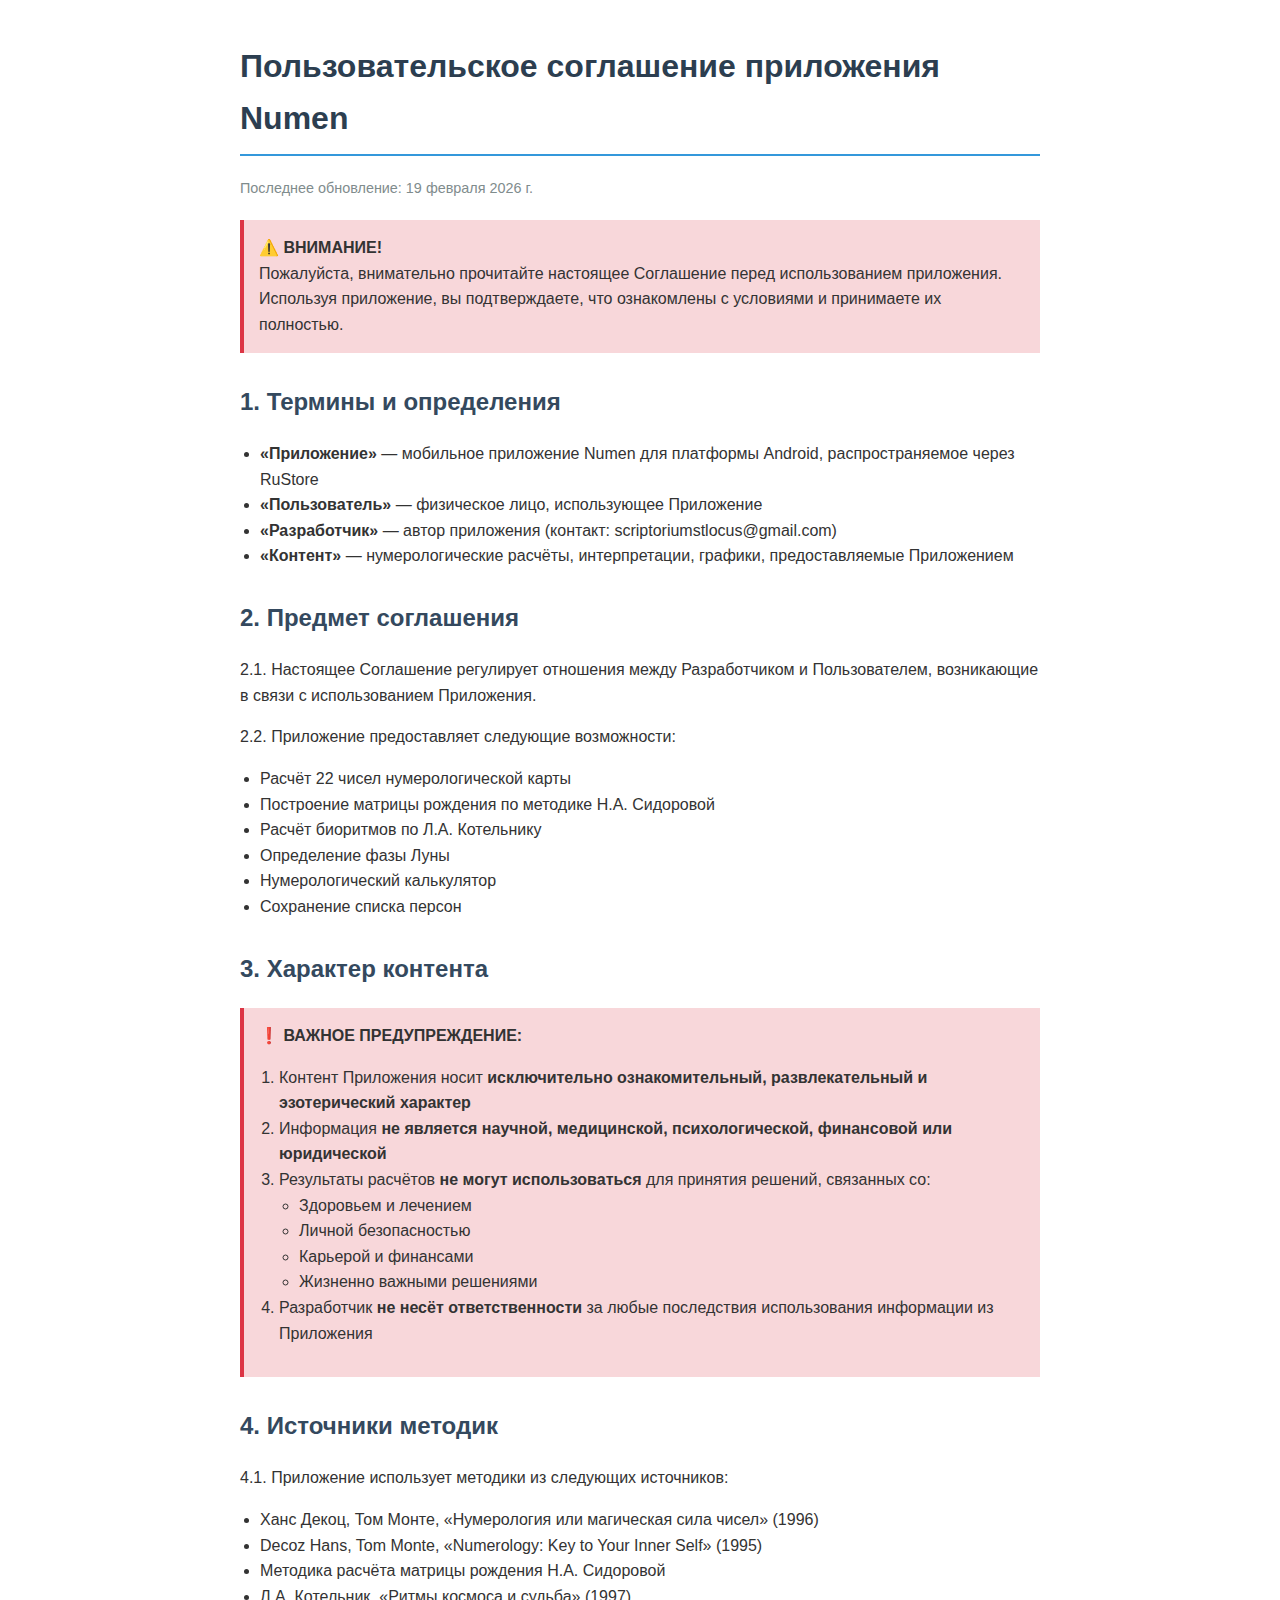
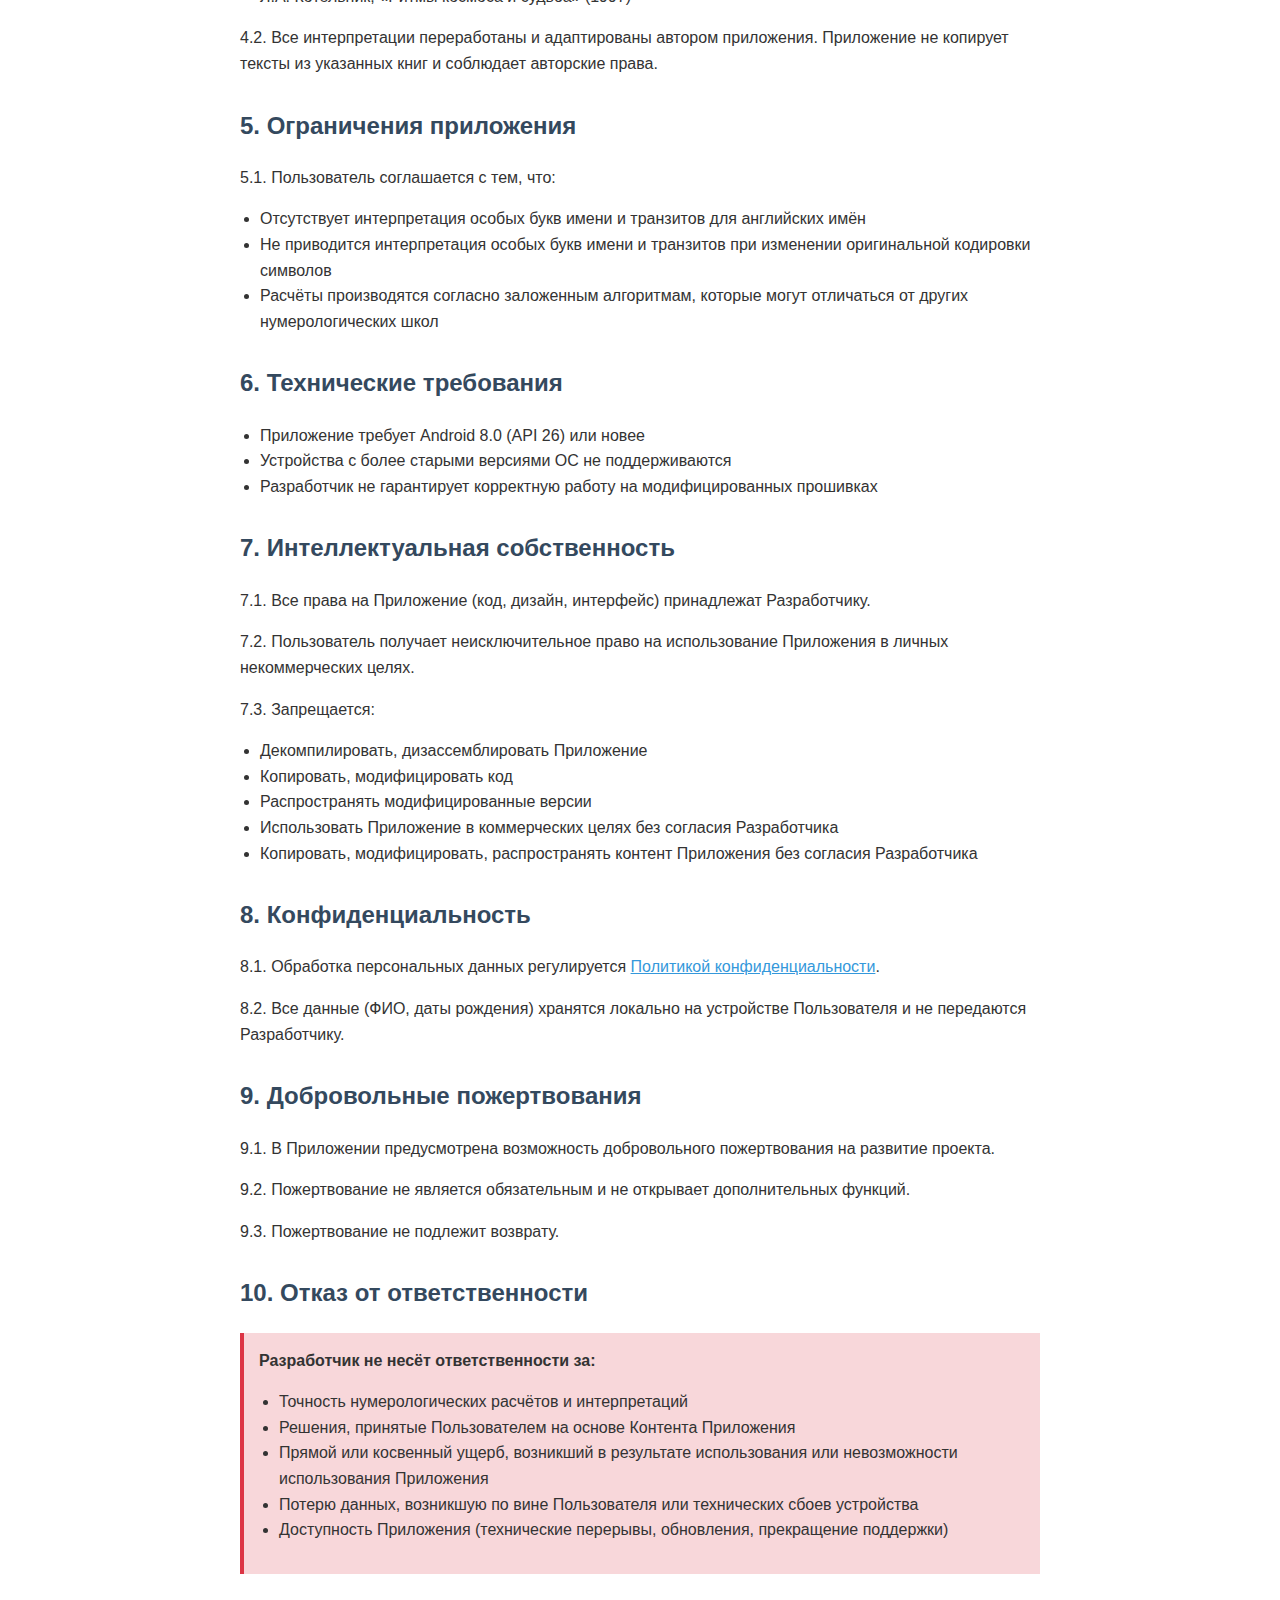
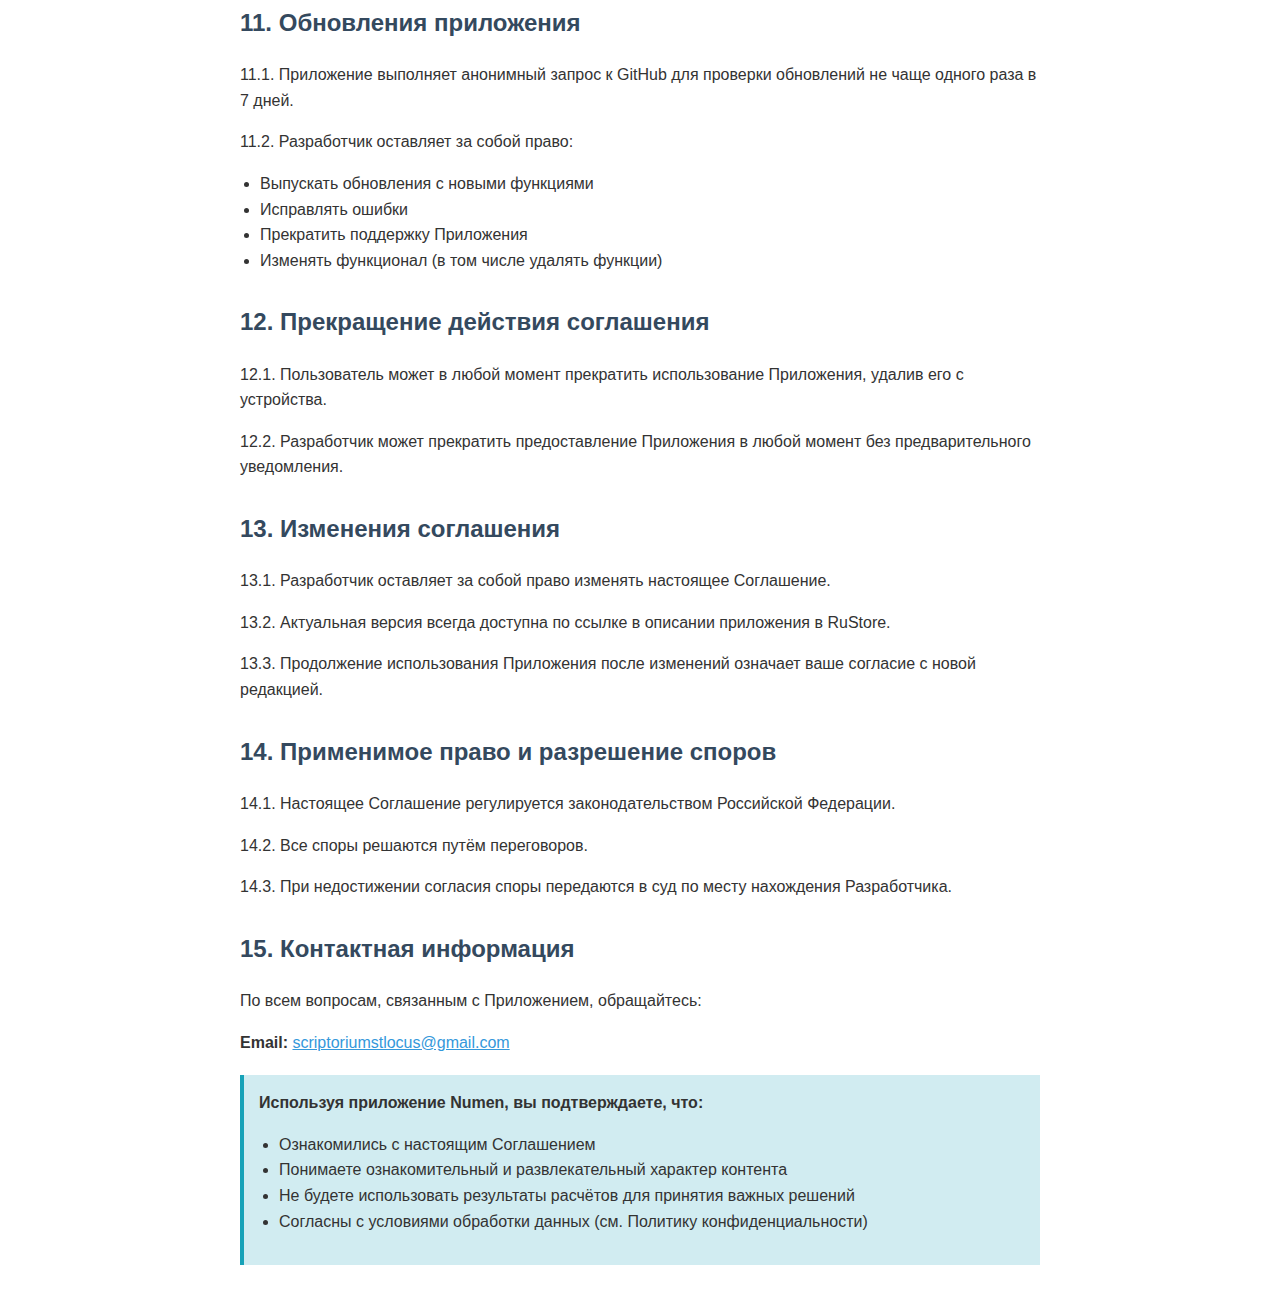
<file: apps/numen/docs/terms-of-use.html>
<!DOCTYPE html>
<html lang="ru">
<head>
    <meta charset="UTF-8">
    <meta name="viewport" content="width=device-width, initial-scale=1.0">
    <title>Пользовательское соглашение — Numen</title>
    <style>
        body { font-family: -apple-system, BlinkMacSystemFont, 'Segoe UI', Roboto, sans-serif; line-height: 1.6; max-width: 800px; margin: 0 auto; padding: 20px; color: #333; }
        h1 { color: #2c3e50; border-bottom: 2px solid #3498db; padding-bottom: 10px; }
        h2 { color: #34495e; margin-top: 30px; }
        .date { color: #7f8c8d; font-size: 0.9em; }
        ul, ol { padding-left: 20px; }
        .disclaimer { background: #f8d7da; border-left: 4px solid #dc3545; padding: 15px; margin: 20px 0; }
        .info { background: #d1ecf1; border-left: 4px solid #17a2b8; padding: 15px; margin: 20px 0; }
        a { color: #3498db; }
    </style>
</head>
<body>
    <h1>Пользовательское соглашение приложения Numen</h1>
    <p class="date">Последнее обновление: 19 февраля 2026 г.</p>

    <div class="disclaimer">
        <strong>⚠️ ВНИМАНИЕ!</strong><br>
        Пожалуйста, внимательно прочитайте настоящее Соглашение перед использованием приложения. Используя приложение, вы подтверждаете, что ознакомлены с условиями и принимаете их полностью.
    </div>

    <h2>1. Термины и определения</h2>
    <ul>
        <li><strong>«Приложение»</strong> — мобильное приложение Numen для платформы Android, распространяемое через RuStore</li>
        <li><strong>«Пользователь»</strong> — физическое лицо, использующее Приложение</li>
        <li><strong>«Разработчик»</strong> — автор приложения (контакт: scriptoriumstlocus@gmail.com)</li>
        <li><strong>«Контент»</strong> — нумерологические расчёты, интерпретации, графики, предоставляемые Приложением</li>
    </ul>

    <h2>2. Предмет соглашения</h2>
    <p>2.1. Настоящее Соглашение регулирует отношения между Разработчиком и Пользователем, возникающие в связи с использованием Приложения.</p>
    <p>2.2. Приложение предоставляет следующие возможности:</p>
    <ul>
        <li>Расчёт 22 чисел нумерологической карты</li>
        <li>Построение матрицы рождения по методике Н.А. Сидоровой</li>
        <li>Расчёт биоритмов по Л.А. Котельнику</li>
        <li>Определение фазы Луны</li>
        <li>Нумерологический калькулятор</li>
        <li>Сохранение списка персон</li>
    </ul>

    <h2>3. Характер контента</h2>
    <div class="disclaimer">
        <strong>❗ ВАЖНОЕ ПРЕДУПРЕЖДЕНИЕ:</strong>
        <ol>
            <li>Контент Приложения носит <strong>исключительно ознакомительный, развлекательный и эзотерический характер</strong></li>
            <li>Информация <strong>не является научной, медицинской, психологической, финансовой или юридической</strong></li>
            <li>Результаты расчётов <strong>не могут использоваться</strong> для принятия решений, связанных со:
                <ul>
                    <li>Здоровьем и лечением</li>
                    <li>Личной безопасностью</li>
                    <li>Карьерой и финансами</li>
                    <li>Жизненно важными решениями</li>
                </ul>
            </li>
            <li>Разработчик <strong>не несёт ответственности</strong> за любые последствия использования информации из Приложения</li>
        </ol>
    </div>

    <h2>4. Источники методик</h2>
    <p>4.1. Приложение использует методики из следующих источников:</p>
    <ul>
        <li>Ханс Декоц, Том Монте, «Нумерология или магическая сила чисел» (1996)</li>
        <li>Decoz Hans, Tom Monte, «Numerology: Key to Your Inner Self» (1995)</li>
        <li>Методика расчёта матрицы рождения Н.А. Сидоровой</li>
        <li>Л.А. Котельник, «Ритмы космоса и судьба» (1997)</li>
    </ul>
    <p>4.2. Все интерпретации переработаны и адаптированы автором приложения. Приложение не копирует тексты из указанных книг и соблюдает авторские права.</p>

    <h2>5. Ограничения приложения</h2>
    <p>5.1. Пользователь соглашается с тем, что:</p>
    <ul>
        <li>Отсутствует интерпретация особых букв имени и транзитов для английских имён</li>
        <li>Не приводится интерпретация особых букв имени и транзитов при изменении оригинальной кодировки символов</li>
        <li>Расчёты производятся согласно заложенным алгоритмам, которые могут отличаться от других нумерологических школ</li>
    </ul>

    <h2>6. Технические требования</h2>
    <ul>
        <li>Приложение требует Android 8.0 (API 26) или новее</li>
        <li>Устройства с более старыми версиями ОС не поддерживаются</li>
        <li>Разработчик не гарантирует корректную работу на модифицированных прошивках</li>
    </ul>

    <h2>7. Интеллектуальная собственность</h2>
    <p>7.1. Все права на Приложение (код, дизайн, интерфейс) принадлежат Разработчику.</p>
    <p>7.2. Пользователь получает неисключительное право на использование Приложения в личных некоммерческих целях.</p>
    <p>7.3. Запрещается:</p>
    <ul>
        <li>Декомпилировать, дизассемблировать Приложение</li>
        <li>Копировать, модифицировать код</li>
        <li>Распространять модифицированные версии</li>
        <li>Использовать Приложение в коммерческих целях без согласия Разработчика</li>
        <li>Копировать, модифицировать, распространять контент Приложения без согласия Разработчика</li>
    </ul>

    <h2>8. Конфиденциальность</h2>
    <p>8.1. Обработка персональных данных регулируется <a href="privacy-policy.html">Политикой конфиденциальности</a>.</p>
    <p>8.2. Все данные (ФИО, даты рождения) хранятся локально на устройстве Пользователя и не передаются Разработчику.</p>

    <h2>9. Добровольные пожертвования</h2>
    <p>9.1. В Приложении предусмотрена возможность добровольного пожертвования на развитие проекта.</p>
    <p>9.2. Пожертвование не является обязательным и не открывает дополнительных функций.</p>
    <p>9.3. Пожертвование не подлежит возврату.</p>

    <h2>10. Отказ от ответственности</h2>
    <div class="disclaimer">
        <strong>Разработчик не несёт ответственности за:</strong>
        <ul>
            <li>Точность нумерологических расчётов и интерпретаций</li>
            <li>Решения, принятые Пользователем на основе Контента Приложения</li>
            <li>Прямой или косвенный ущерб, возникший в результате использования или невозможности использования Приложения</li>
            <li>Потерю данных, возникшую по вине Пользователя или технических сбоев устройства</li>
            <li>Доступность Приложения (технические перерывы, обновления, прекращение поддержки)</li>
        </ul>
    </div>

    <h2>11. Обновления приложения</h2>
    <p>11.1. Приложение выполняет анонимный запрос к GitHub для проверки обновлений не чаще одного раза в 7 дней.</p>
    <p>11.2. Разработчик оставляет за собой право:</p>
    <ul>
        <li>Выпускать обновления с новыми функциями</li>
        <li>Исправлять ошибки</li>
        <li>Прекратить поддержку Приложения</li>
        <li>Изменять функционал (в том числе удалять функции)</li>
    </ul>

    <h2>12. Прекращение действия соглашения</h2>
    <p>12.1. Пользователь может в любой момент прекратить использование Приложения, удалив его с устройства.</p>
    <p>12.2. Разработчик может прекратить предоставление Приложения в любой момент без предварительного уведомления.</p>

    <h2>13. Изменения соглашения</h2>
    <p>13.1. Разработчик оставляет за собой право изменять настоящее Соглашение.</p>
    <p>13.2. Актуальная версия всегда доступна по ссылке в описании приложения в RuStore.</p>
    <p>13.3. Продолжение использования Приложения после изменений означает ваше согласие с новой редакцией.</p>

    <h2>14. Применимое право и разрешение споров</h2>
    <p>14.1. Настоящее Соглашение регулируется законодательством Российской Федерации.</p>
    <p>14.2. Все споры решаются путём переговоров.</p>
    <p>14.3. При недостижении согласия споры передаются в суд по месту нахождения Разработчика.</p>

    <h2>15. Контактная информация</h2>
    <p>По всем вопросам, связанным с Приложением, обращайтесь:</p>
    <p><strong>Email:</strong> <a href="mailto:scriptoriumstlocus@gmail.com">scriptoriumstlocus@gmail.com</a></p>

    <div class="info">
        <strong>Используя приложение Numen, вы подтверждаете, что:</strong>
        <ul>
            <li>Ознакомились с настоящим Соглашением</li>
            <li>Понимаете ознакомительный и развлекательный характер контента</li>
            <li>Не будете использовать результаты расчётов для принятия важных решений</li>
            <li>Согласны с условиями обработки данных (см. Политику конфиденциальности)</li>
        </ul>
    </div>
</body>
</html>
</file>
<file: css/style.css>
/* === Сброс и базовые настройки === */
*, *::before, *::after {
    box-sizing: border-box;
    margin: 0;
    padding: 0;
}

body {
    font-family: -apple-system, BlinkMacSystemFont, 'Segoe UI', Roboto, Oxygen, Ubuntu, sans-serif;
    background-color: #EFE3C6; /* pageColor */
    color: #311409; /* dark_brown */
    line-height: 1.5;
    padding: 16px;
    min-height: 100vh;
    display: flex;
    align-items: flex-start;
    justify-content: center;
}

/* === Контейнер === */
.container {
    background-color: #F5ECD9; /* antik */
    border-radius: 12px;
    padding: 20px;
    width: 100%;
    max-width: 640px;
    box-shadow: 0 4px 12px rgba(49, 20, 9, 0.15);
}

/* === Шапка === */
.header {
    text-align: center;
    padding-bottom: 16px;
    border-bottom: 2px solid #832C11; /* brown */
    margin-bottom: 20px;
}

/* === Упрощенный бренд === */
.brand-simple {
    text-align: center;
    font-size: 0.9rem;
    font-weight: 600;
    color: #832C11;
    opacity: 0.7;
    margin-bottom: 10px;
    letter-spacing: 0.5px;
}

.brand-main {
    font-size: 1.3rem;
}

.app-title {
    font-size: 1.4rem;
    font-weight: 700;
    color: #832C11;
    margin: 8px 0 4px;
}

.app-subtitle {
    font-size: 0.95rem;
    opacity: 0.85;
}

/* === Вводный текст (для SEO) === */
.intro-text {
    text-align: center;
    margin: 16px 0 24px;
    font-size: 0.95rem;
    color: #311409;
    opacity: 0.9;
    padding: 0 8px;
}

/* === Логотип === */
.logo-section {
    text-align: center;
    margin: 16px 0 24px;
}

.app-logo {
    max-width: 100%;
    height: auto;
    max-height: 200px;
    border-radius: 8px;
    object-fit: contain;
}

/* === Секция приложений === */
.apps-section {
    margin: 24px 0;
}

.section-title {
    font-size: 1.1rem;
    font-weight: 600;
    color: #832C11;
    margin-bottom: 16px;
    text-align: center;
}

.app-card {
    background-color: rgba(131, 44, 17, 0.05);
    border-radius: 8px;
    padding: 16px;
    margin-bottom: 16px;
}

.app-name {
    font-size: 1.2rem;
    font-weight: 700;
    color: #832C11;
    margin-bottom: 4px;
}

.app-desc {
    font-size: 0.9rem;
    opacity: 0.85;
    margin-bottom: 12px;
}

/* === Таблица ссылок === */
.links-section {
    margin: 12px 0 0;
}

.links-table {
    width: 100%;
    border-collapse: collapse;
}

.links-table td {
    padding: 8px 4px;
    vertical-align: top;
}

.label {
    font-weight: 600;
    color: #832C11;
    width: 90px;
    padding-right: 12px;
    white-space: nowrap;
}

.links {
    display: flex;
    flex-wrap: wrap;
    gap: 4px 8px;
    align-items: center;
    width: 100%;
}

.link-item {
    color: #311409;
    text-decoration: none;
    font-weight: 500;
    padding: 4px 8px;
    border-radius: 4px;
    transition: background-color 0.2s, color 0.2s;
    white-space: nowrap;
}

.link-item:hover {
    background-color: #D8C4A0; /* antikBar */
    color: #832C11;
}

.link-item.disabled {
    color: #832C11;
    opacity: 0.6;
    cursor: default;
}

.link-item.disabled:hover {
    background-color: transparent;
    color: #832C11;
}

/* === ВАЖНО: Ссылки с переносом на новую строку === */
.link-block {
    flex-basis: 100% !important;
    width: 100% !important;
    display: block !important;
    margin-top: 6px;
    margin-left: 0 !important;
    text-align: left;
}

.separator {
    color: #832C11;
    opacity: 0.5;
    user-select: none;
}

/* === Футер === */
.footer {
    text-align: center;
    padding-top: 20px;
    margin-top: 20px;
    border-top: 1px solid rgba(131, 44, 17, 0.3);
}

.contact-label {
    font-size: 0.9rem;
    margin-bottom: 6px;
    opacity: 0.85;
}

.email-link {
    color: #832C11;
    text-decoration: none;
    font-weight: 600;
    word-break: break-all;
}

.email-link:hover {
    text-decoration: underline;
}

/* ============================================
   === СТИЛИ ДЛЯ КОНТЕНТНЫХ СТРАНИЦ (ОПИСАНИЯ) ===
   ============================================ */

.content-block {
    margin-bottom: 16px;
}

.content-block h3 {
    font-size: 1.1rem;
    font-weight: 700;
    color: #832C11;
    margin-bottom: 12px;
    margin-top: 8px;
}

.content-block p {
    margin-bottom: 12px;
    font-size: 0.95rem;
    line-height: 1.6;
}

.content-block ul,
.content-block ol {
    margin-bottom: 12px;
    padding-left: 20px;
    font-size: 0.95rem;
    line-height: 1.6;
    color: #311409;
}

.content-block li {
    margin-bottom: 6px;
}

.content-block strong {
    color: #832C11;
    font-weight: 600;
}

/* Блок с предупреждением/важной информацией */
.warning-box {
    border: 1px solid #832C11;
    background-color: rgba(131, 44, 17, 0.05);
    border-radius: 8px;
    padding: 12px;
    margin-top: 12px;
}

.warning-title {
    font-weight: 700;
    color: #832C11;
    margin-bottom: 8px;
    display: block;
}

/* Список источников */
.source-list {
    font-style: italic;
    opacity: 0.9;
}

/* Адаптив для списков внутри карточек */
@media (max-width: 480px) {
    .content-block ul,
    .content-block ol {
        padding-left: 16px;
    }
}

/* === Адаптив для смартфонов === */
@media (max-width: 480px) {
    .links {
        gap: 2px 4px;
    }

    .label {
        width: auto;
        padding-right: 8px;
        display: block;
        margin-bottom: 8px;
    }

    .links-table td {
        display: block;
        width: 100%;
        padding: 4px 0;
    }

    .brand {
        font-size: 1rem;
    }

    .app-title {
        font-size: 1.2rem;
    }
}

/* === Адаптив для очень маленьких экранов === */
@media (max-width: 360px) {
    .link-item {
        padding: 3px 6px;
        font-size: 0.9rem;
    }
}

/* === Адаптив для планшетов/ПК === */
@media (min-width: 768px) {
    body {
        padding: 32px;
    }

    .container {
        padding: 28px;
    }

    .links {
        gap: 6px 12px;
    }
}
/* === Стили для документов с флагами === */
.doc-label {
    display: block;
    width: 100%;
    color: #311409;
    font-weight: 500;
    padding: 4px 0;
    margin-top: 6px;
    pointer-events: none; /* отключает выделение и тап-эффекты на тексте */
    user-select: none;    /* запрещает выделение текста */
}

.flag-links {
    display: block;
    width: 100%;
    margin-bottom: 2px;
}

.flag-links .link-item {
    padding: 4px 6px;
}

/* Убираем залипание ховера на мобильных для флагов */
@media (hover: none) {
    .flag-links .link-item:active {
        background-color: #D8C4A0;
    }
}
</file>
